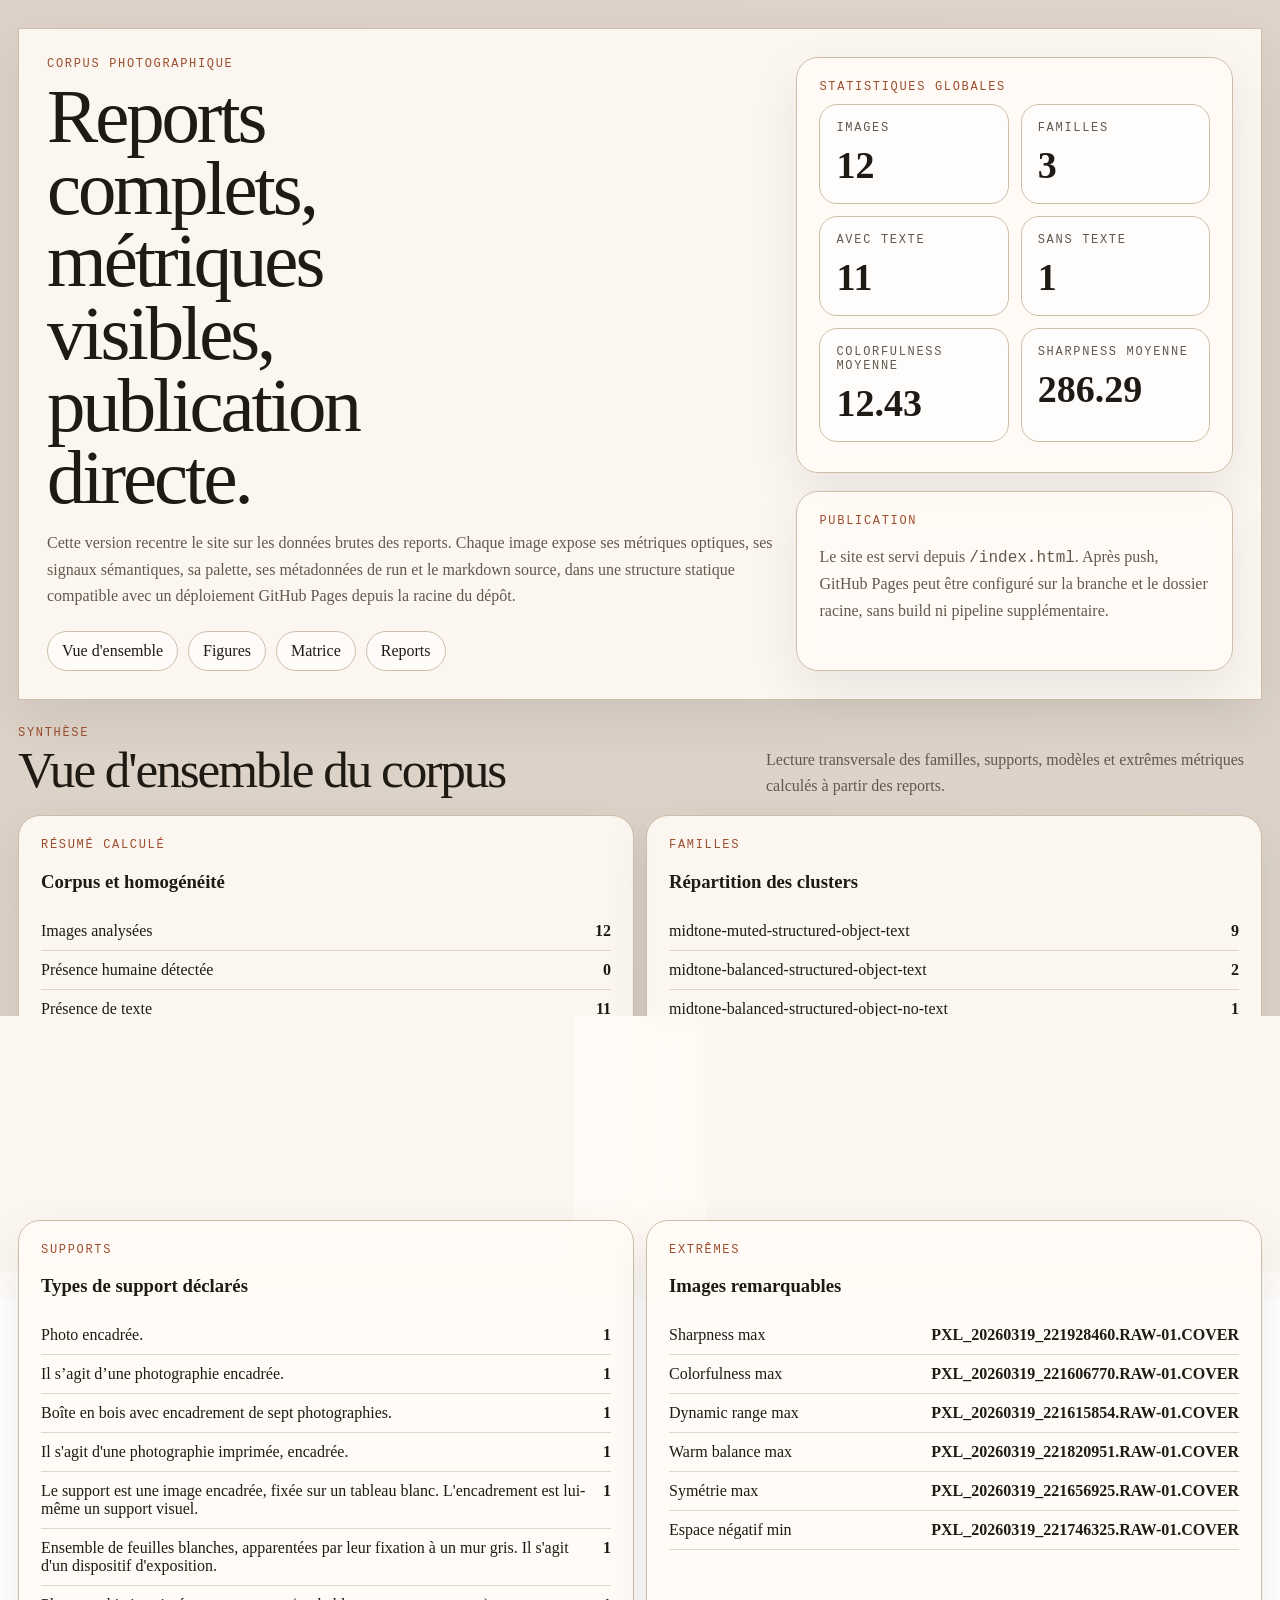
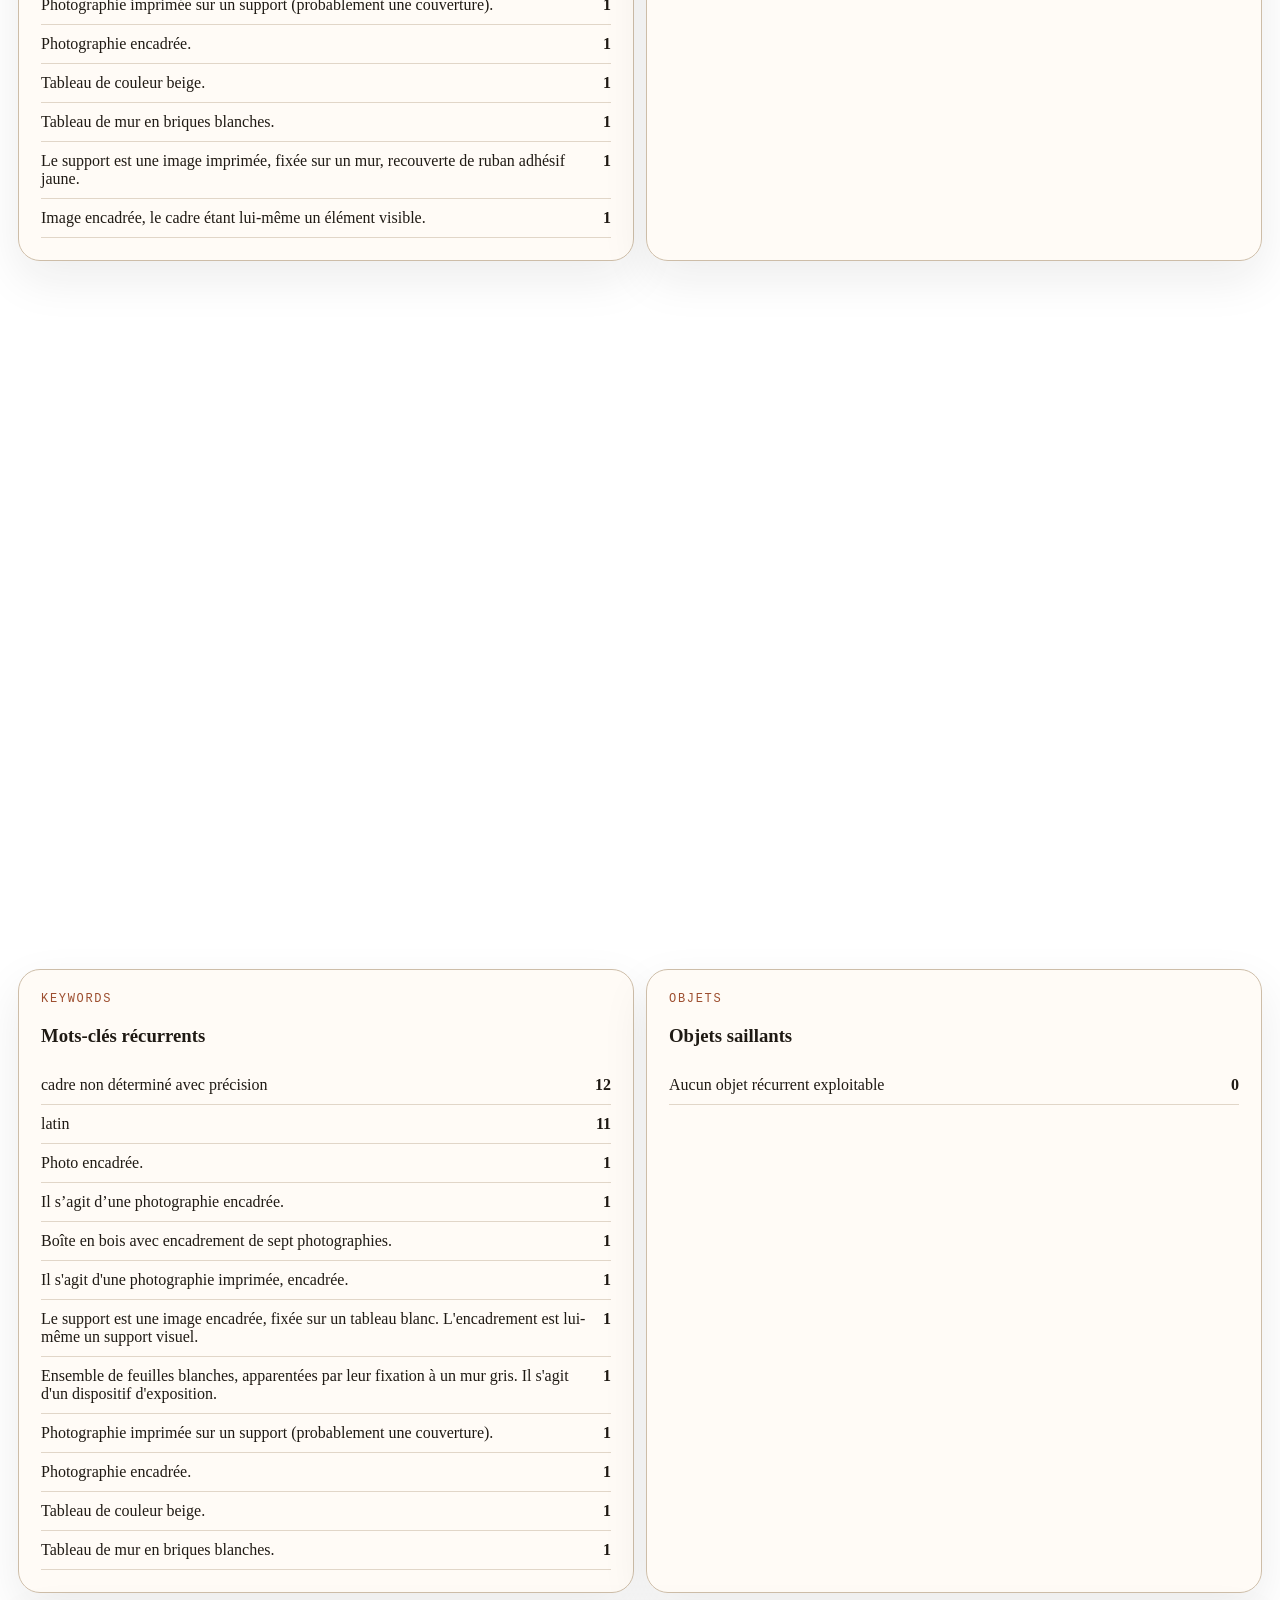
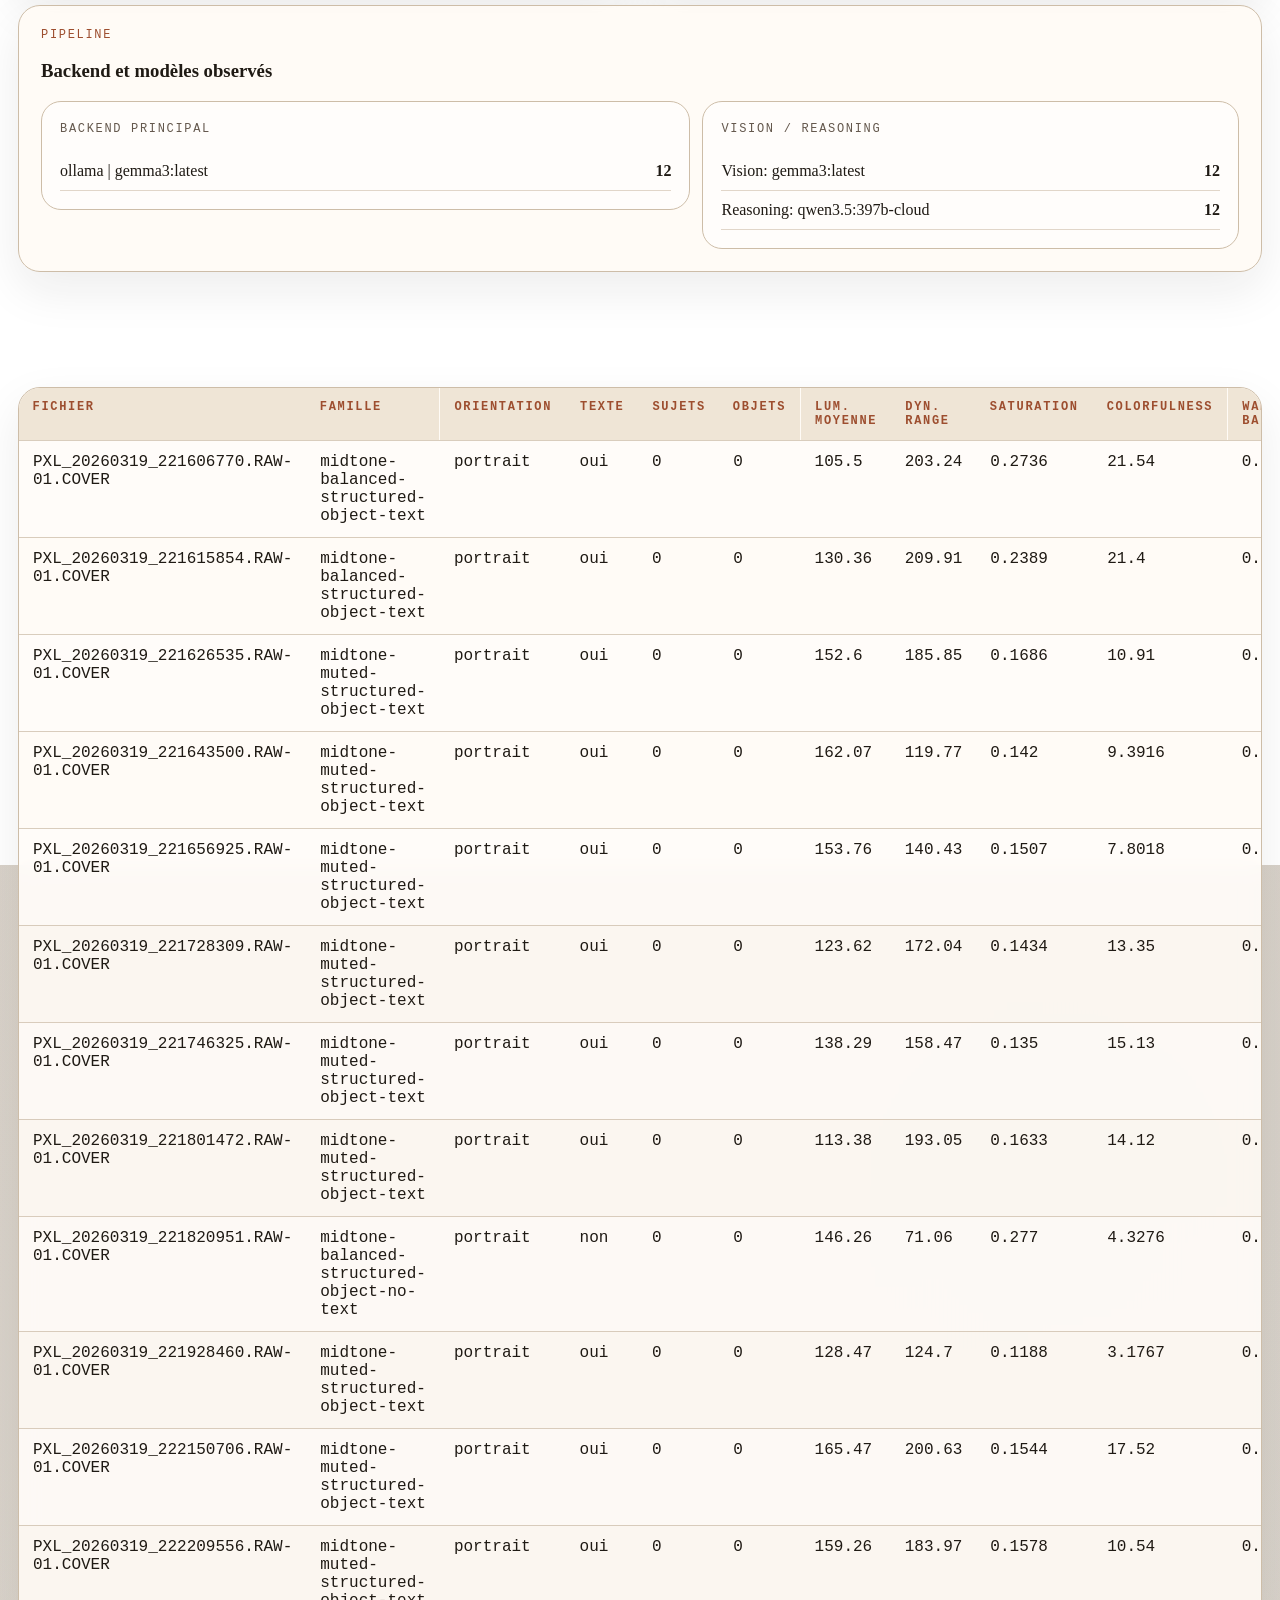
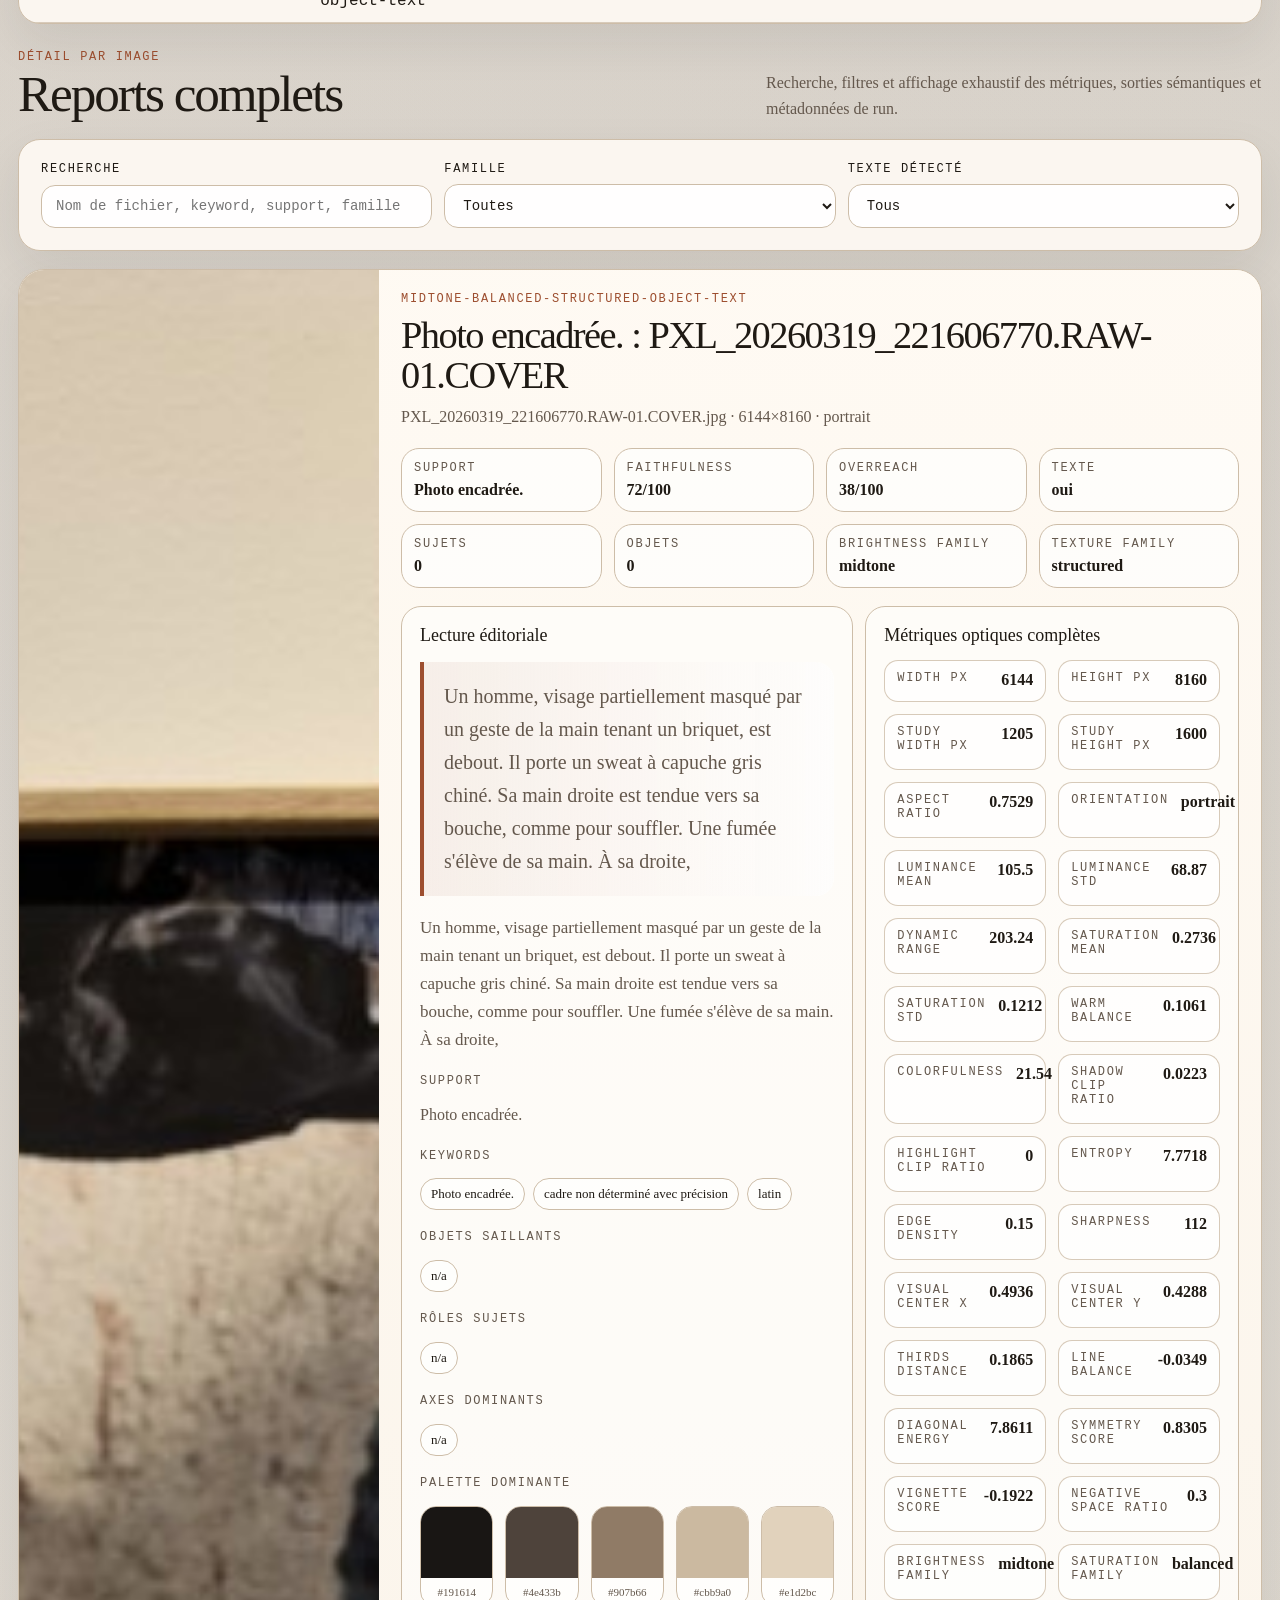
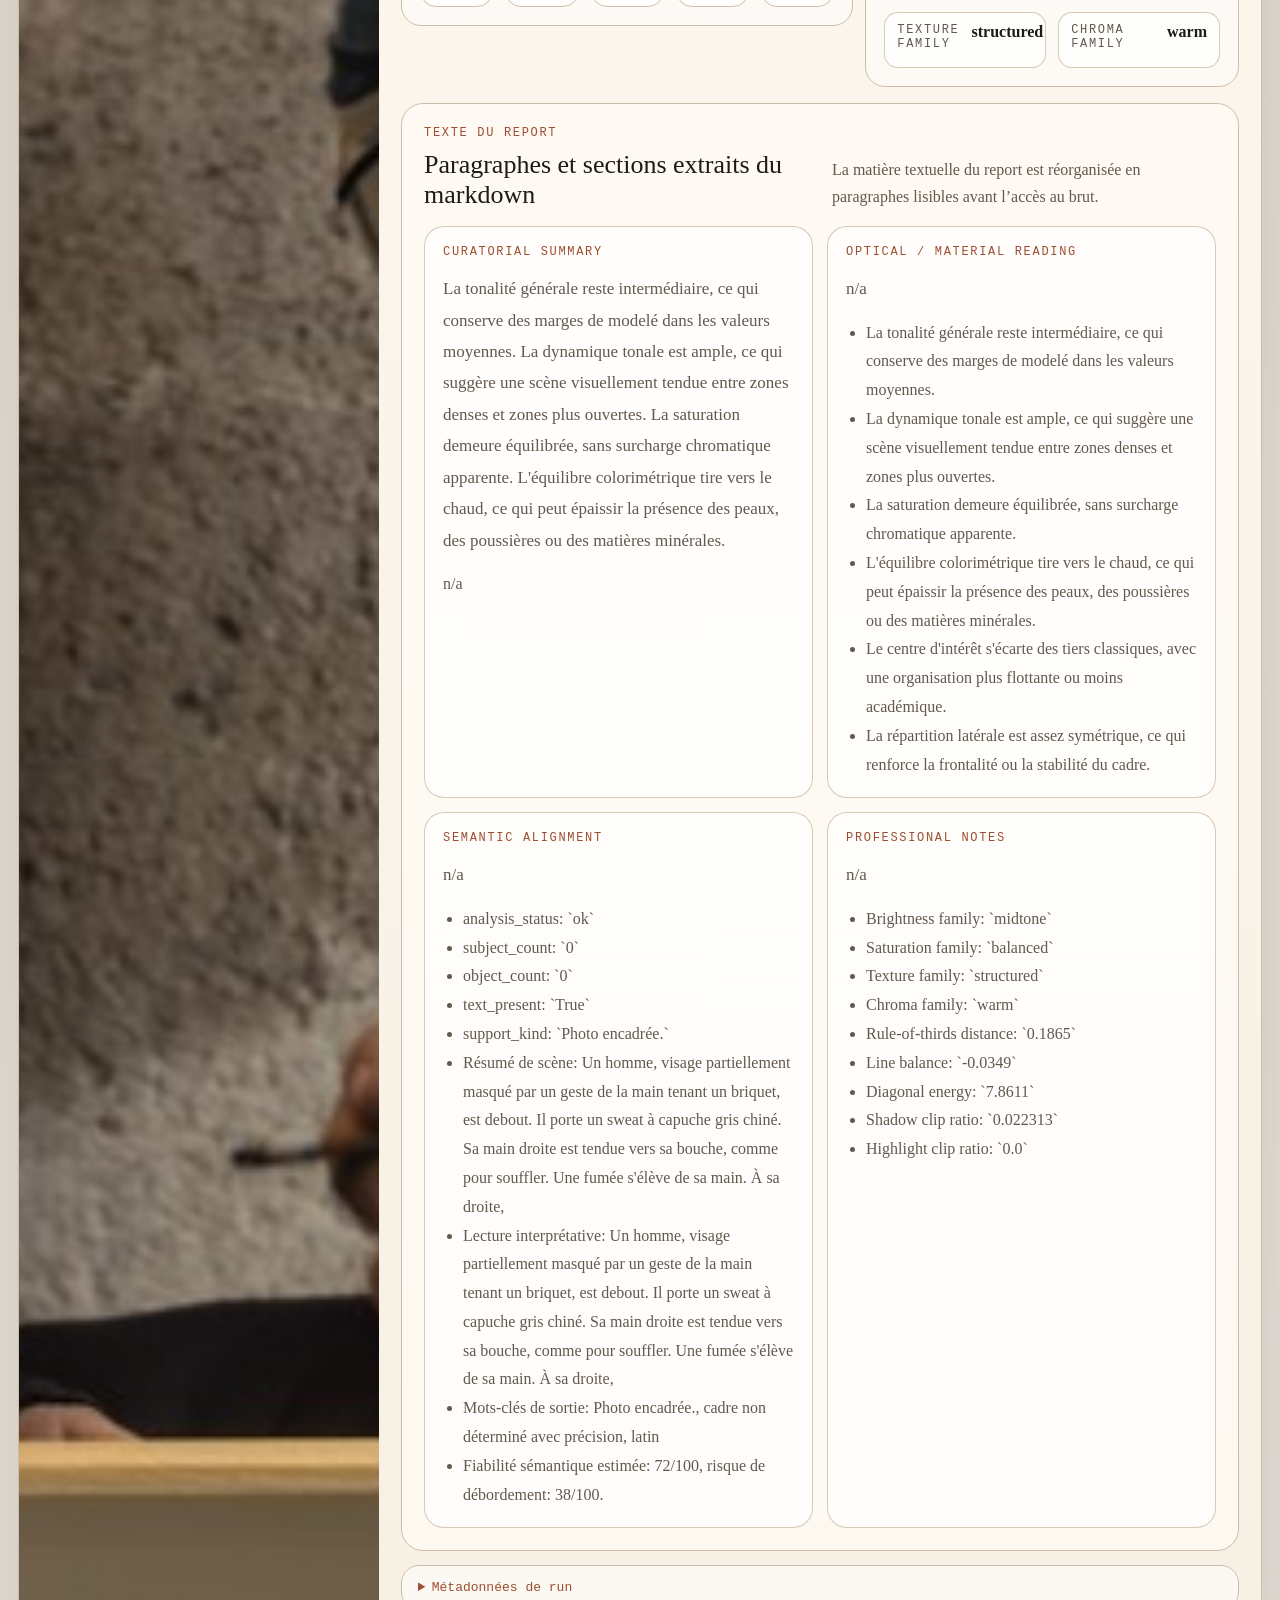
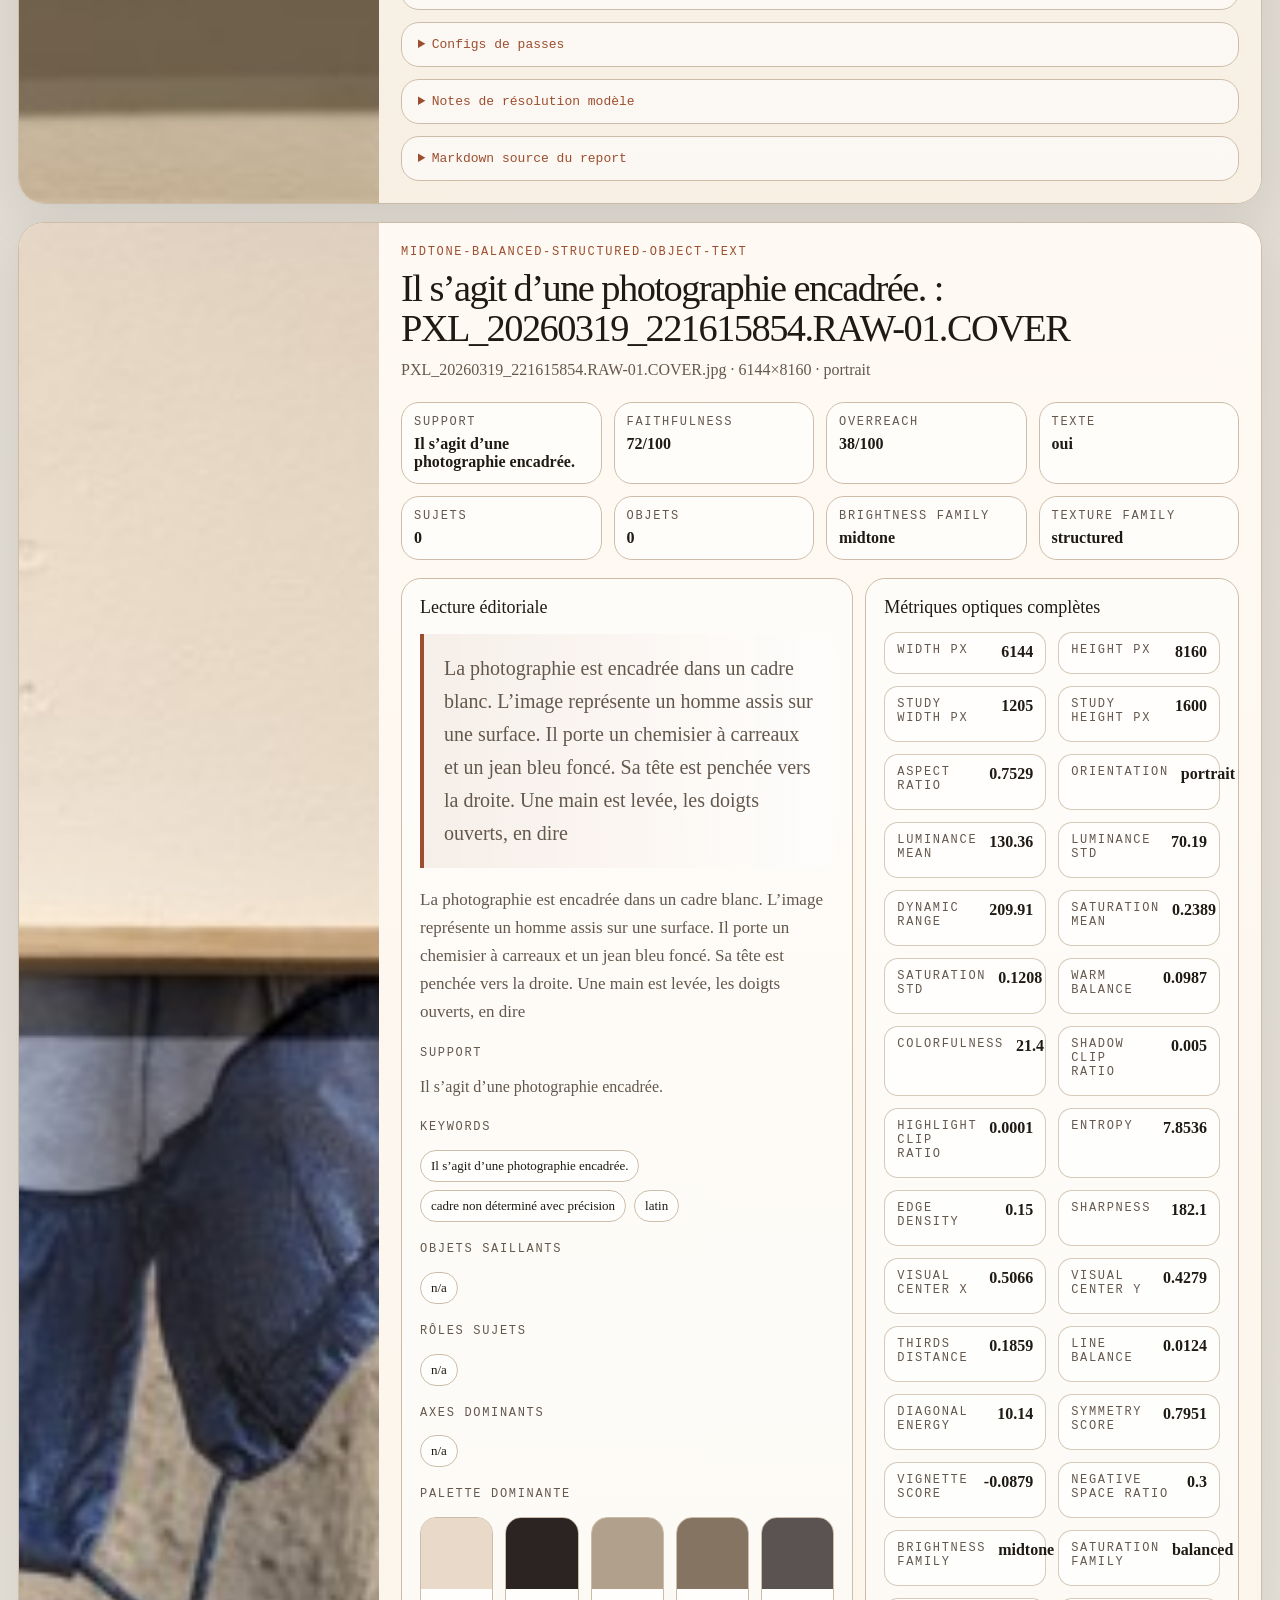
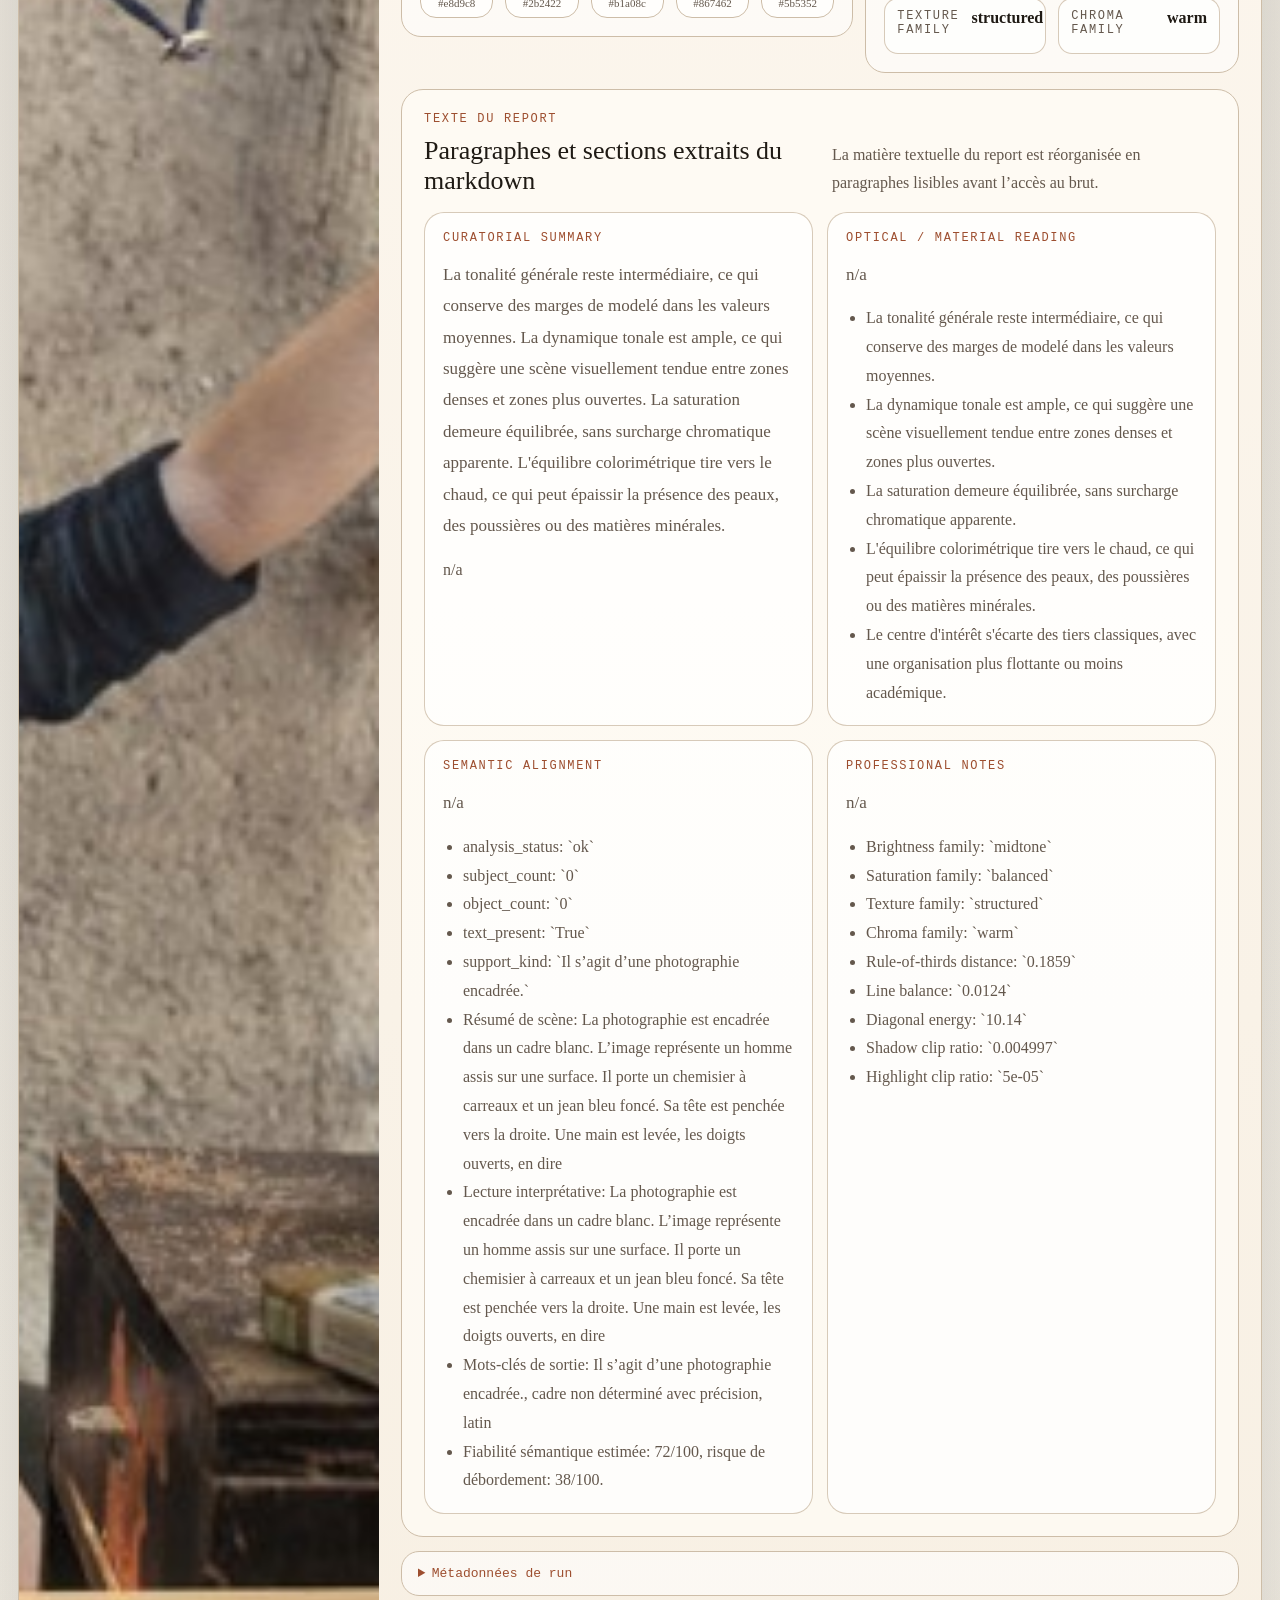
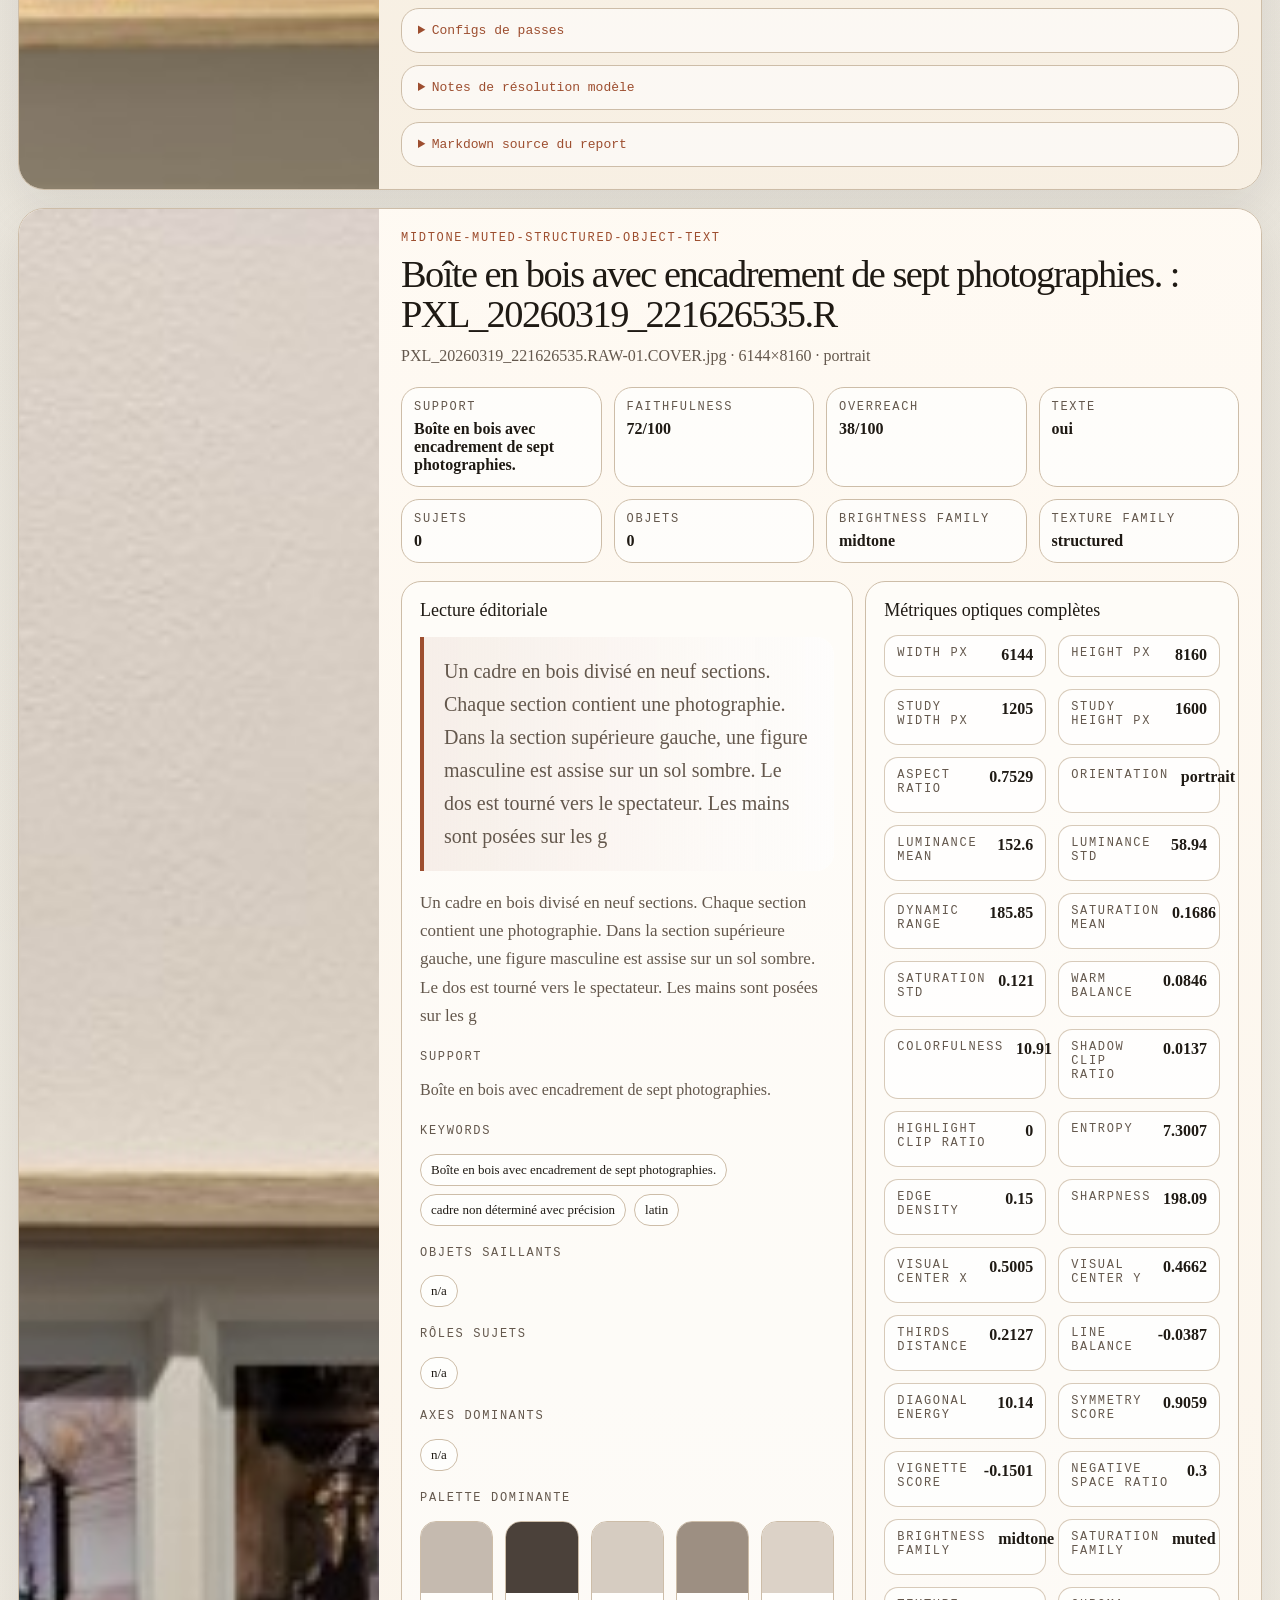
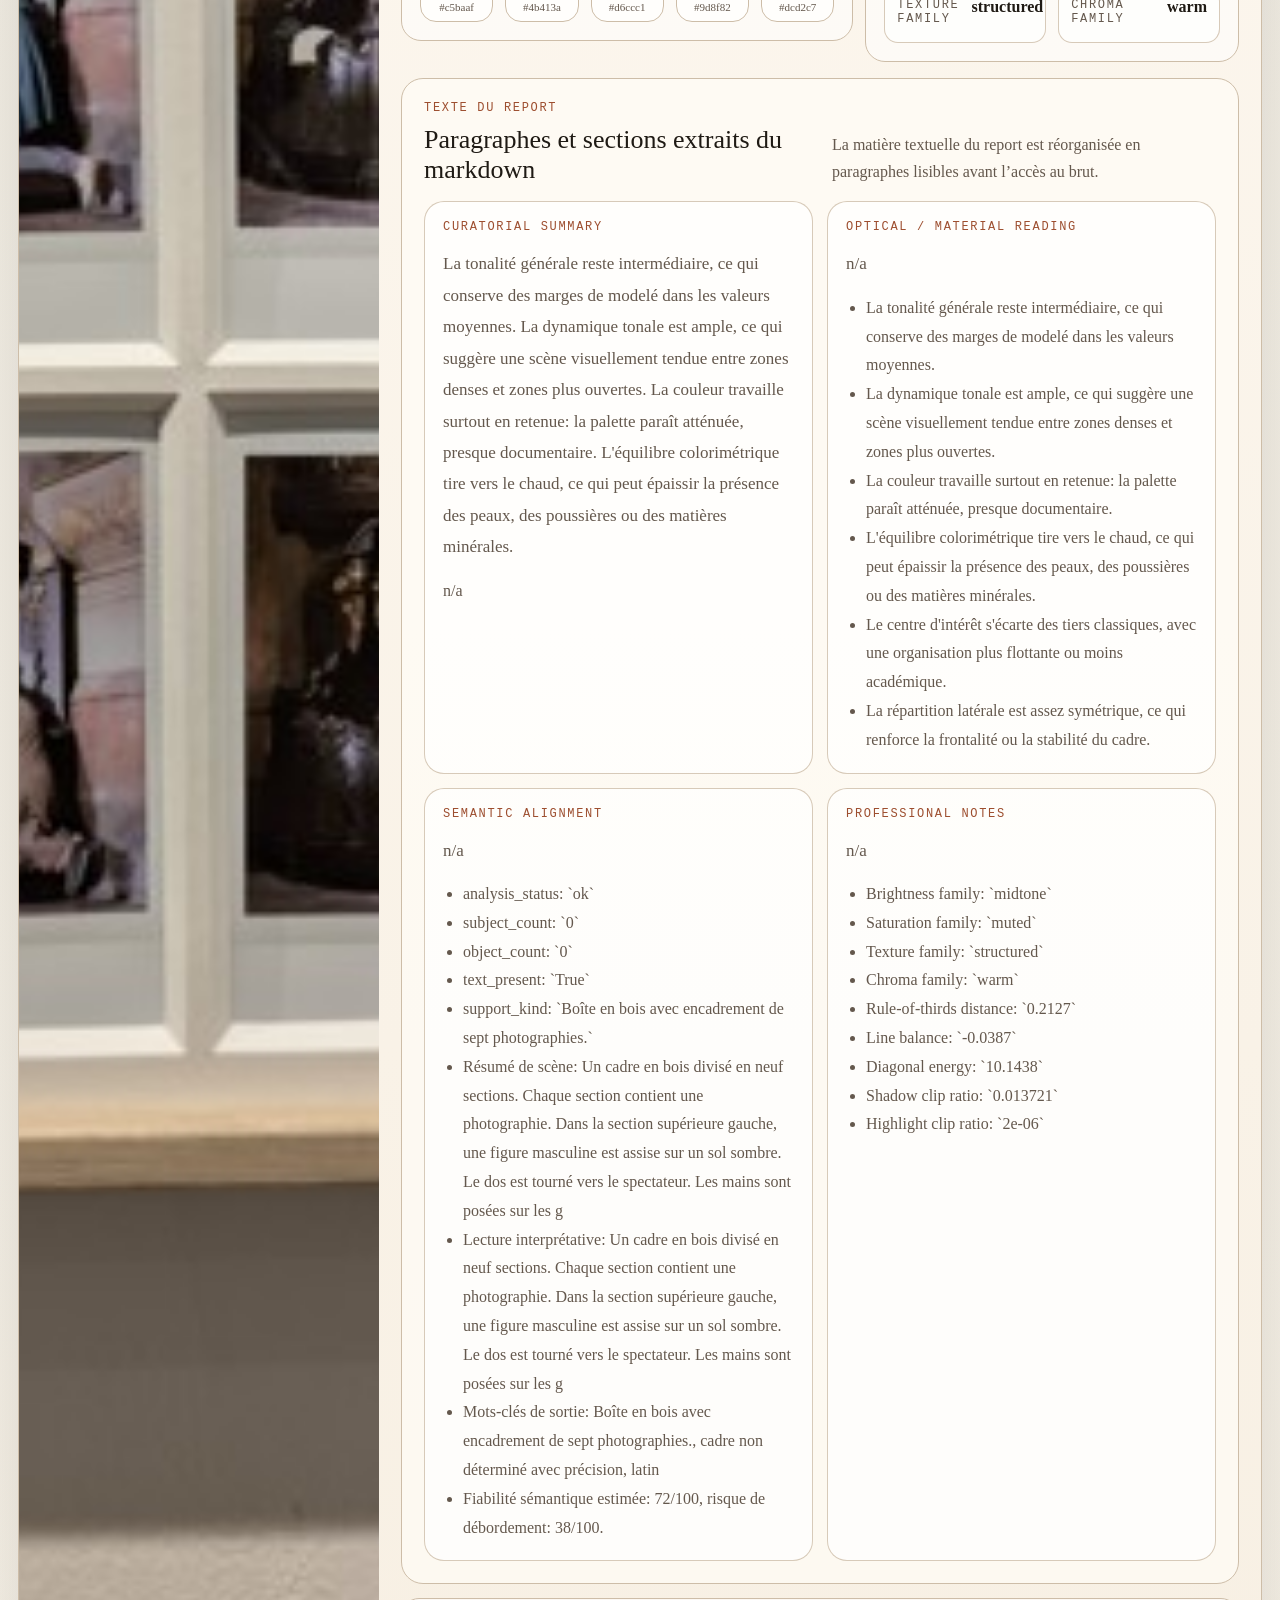
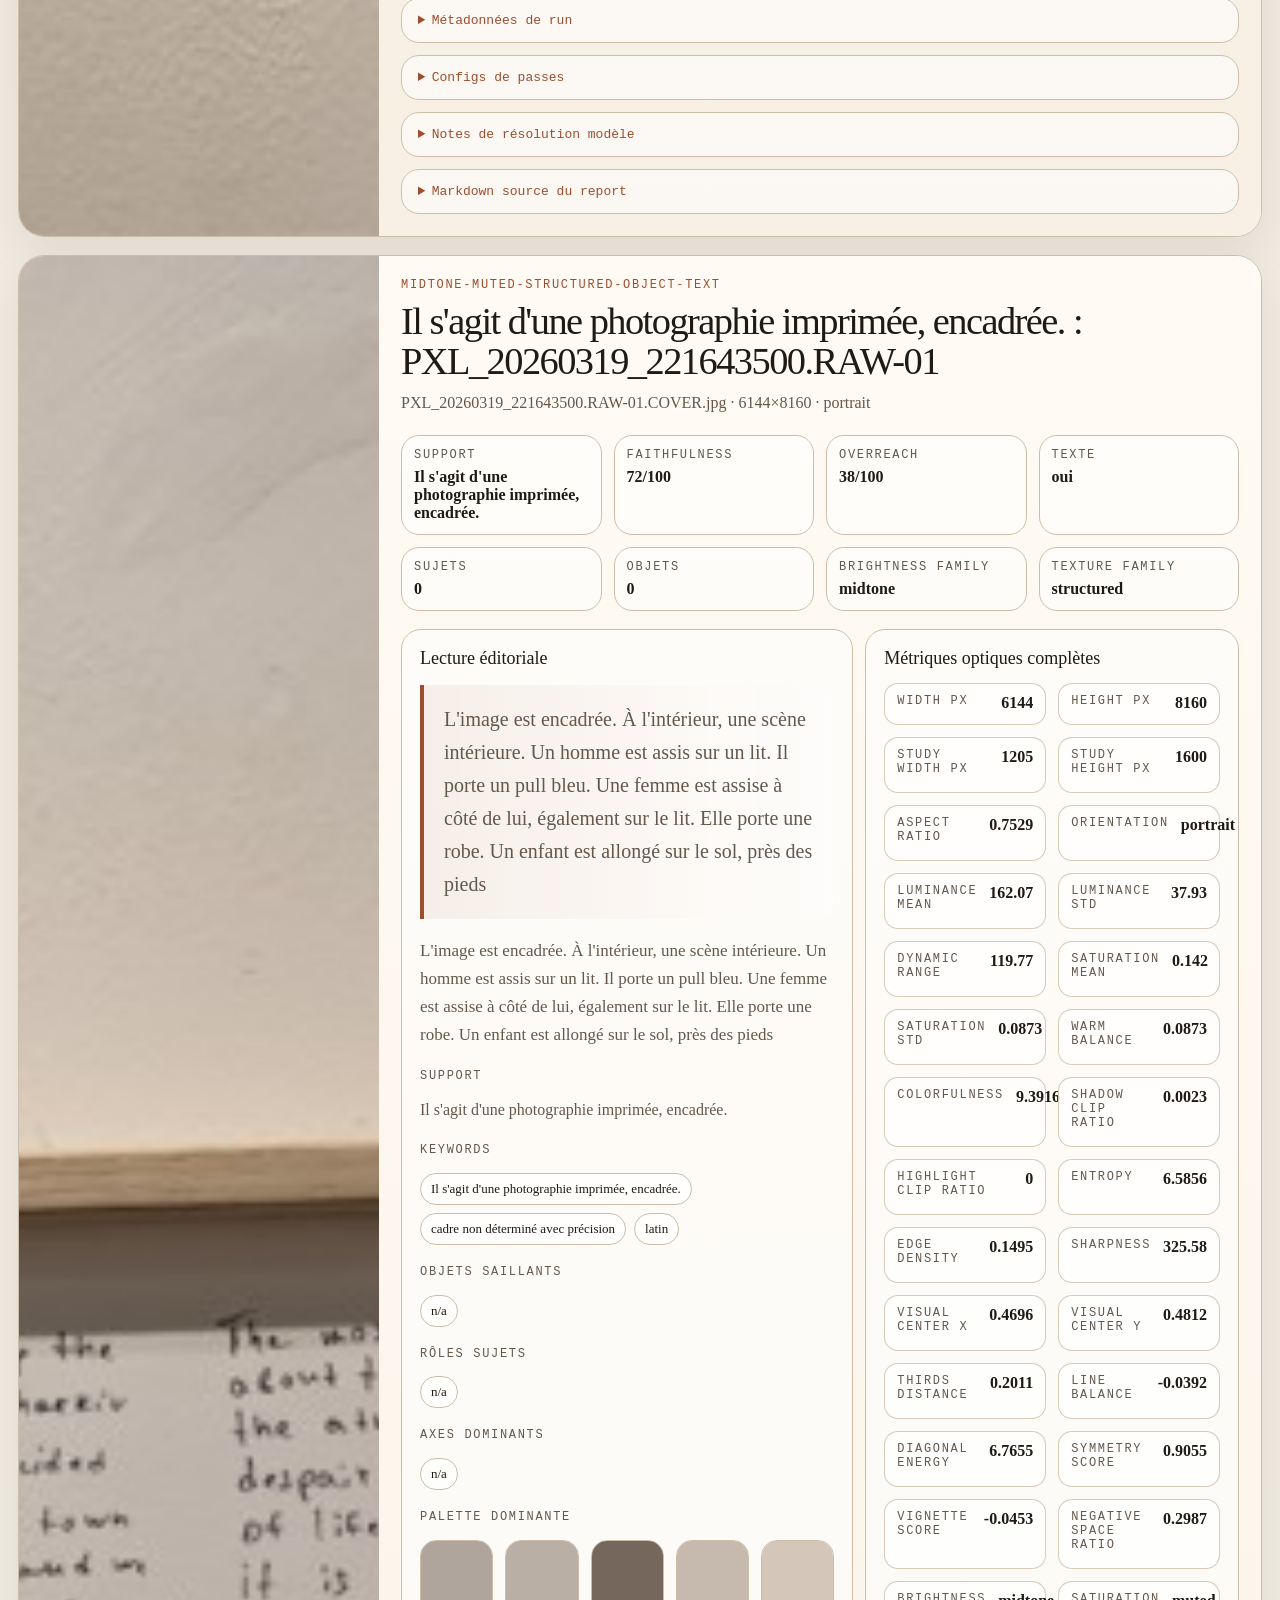
<file: index.html>
<!doctype html>
<html lang="fr">
<head>
  <meta charset="utf-8">
  <meta name="viewport" content="width=device-width, initial-scale=1">
  <title>Photo Corpus Study</title>
  <meta name="description" content="Exploration complète d'un corpus photographique avec rendu statique publiable sur GitHub Pages.">
  <link rel="stylesheet" href="assets/style.css">
</head>
<body>
  <div class="page-shell">
    <header class="hero">
      <div class="hero-copy">
        <p class="eyebrow">Corpus photographique</p>
        <h1>Reports complets, métriques visibles, publication directe.</h1>
        <p class="hero-text">
          Cette version recentre le site sur les données brutes des reports. Chaque image expose ses métriques optiques,
          ses signaux sémantiques, sa palette, ses métadonnées de run et le markdown source, dans une structure statique
          compatible avec un déploiement GitHub Pages depuis la racine du dépôt.
        </p>
        <nav class="hero-nav">
          <a href="#overview">Vue d'ensemble</a>
          <a href="#figures">Figures</a>
          <a href="#matrix">Matrice</a>
          <a href="#reports">Reports</a>
        </nav>
      </div>
      <div class="hero-side">
        <section class="panel">
          <p class="eyebrow">Statistiques globales</p>
          <div class="stats-grid" id="hero-stats"></div>
        </section>
        <section class="panel">
          <p class="eyebrow">Publication</p>
          <p class="note">
            Le site est servi depuis <code>/index.html</code>. Après push, GitHub Pages peut être configuré sur la branche et le dossier racine,
            sans build ni pipeline supplémentaire.
          </p>
        </section>
      </div>
    </header>

    <main>
      <section class="section" id="overview">
        <div class="section-head">
          <div>
            <p class="eyebrow">Synthèse</p>
            <h2>Vue d'ensemble du corpus</h2>
          </div>
          <p class="section-intro">Lecture transversale des familles, supports, modèles et extrêmes métriques calculés à partir des reports.</p>
        </div>
        <div class="overview-grid">
          <section class="panel" id="summary-panel"></section>
          <section class="panel" id="family-panel"></section>
          <section class="panel" id="support-panel"></section>
          <section class="panel" id="extremes-panel"></section>
        </div>
      </section>

      <section class="section" id="figures">
        <div class="section-head">
          <div>
            <p class="eyebrow">Diagnostics</p>
            <h2>Figures exportées</h2>
          </div>
          <p class="section-intro">Les figures générées sont conservées telles quelles et intégrées dans le parcours principal.</p>
        </div>
        <div class="figure-grid" id="figure-grid"></div>
      </section>

      <section class="section" id="trends">
        <div class="section-head">
          <div>
            <p class="eyebrow">Sémantique</p>
            <h2>Tendances et récurrences</h2>
          </div>
          <p class="section-intro">Lecture des mots-clés, supports et objets saillants récurrents remontés par les analyses.</p>
        </div>
        <div class="overview-grid">
          <section class="panel" id="keyword-panel"></section>
          <section class="panel" id="object-panel"></section>
          <section class="panel span-2" id="model-panel"></section>
        </div>
      </section>

      <section class="section" id="matrix">
        <div class="section-head">
          <div>
            <p class="eyebrow">Comparaison</p>
            <h2>Matrice corpus</h2>
          </div>
          <p class="section-intro">Tableau dense pour comparer rapidement toutes les images sur les champs les plus utiles du pipeline.</p>
        </div>
        <section class="panel table-panel">
          <div class="table-wrap">
            <table id="matrix-table"></table>
          </div>
        </section>
      </section>

      <section class="section" id="reports">
        <div class="section-head">
          <div>
            <p class="eyebrow">Détail par image</p>
            <h2>Reports complets</h2>
          </div>
          <p class="section-intro">Recherche, filtres et affichage exhaustif des métriques, sorties sémantiques et métadonnées de run.</p>
        </div>
        <section class="panel controls-panel">
          <label class="control">
            <span>Recherche</span>
            <input id="search-input" type="search" placeholder="Nom de fichier, keyword, support, famille">
          </label>
          <label class="control">
            <span>Famille</span>
            <select id="family-filter">
              <option value="all">Toutes</option>
            </select>
          </label>
          <label class="control">
            <span>Texte détecté</span>
            <select id="text-filter">
              <option value="all">Tous</option>
              <option value="true">Avec texte</option>
              <option value="false">Sans texte</option>
            </select>
          </label>
        </section>
        <div class="report-list" id="report-list"></div>
      </section>
    </main>
  </div>

  <template id="stat-card-template">
    <article class="stat-card">
      <span class="stat-label"></span>
      <strong class="stat-value"></strong>
    </article>
  </template>

  <script src="assets/data.js"></script>
  <script src="assets/app.js"></script>
</body>
</html>
</file>
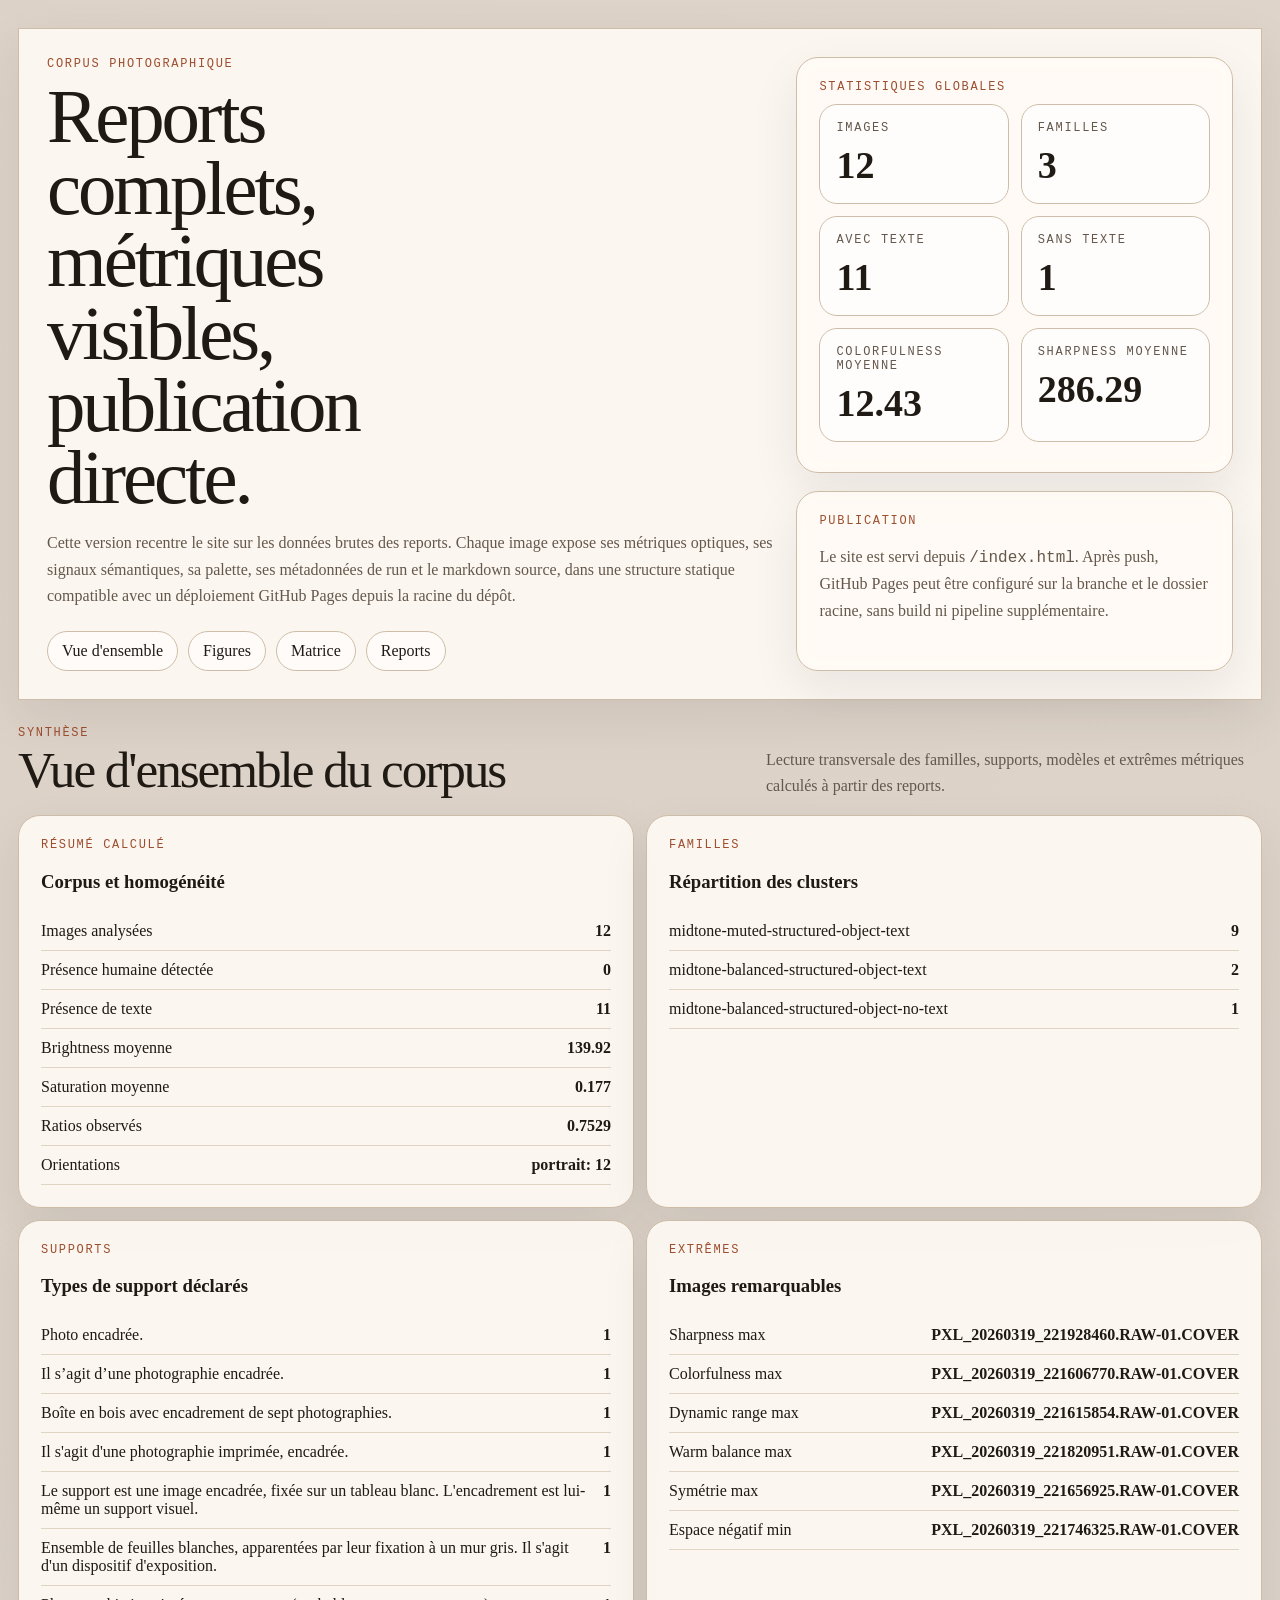
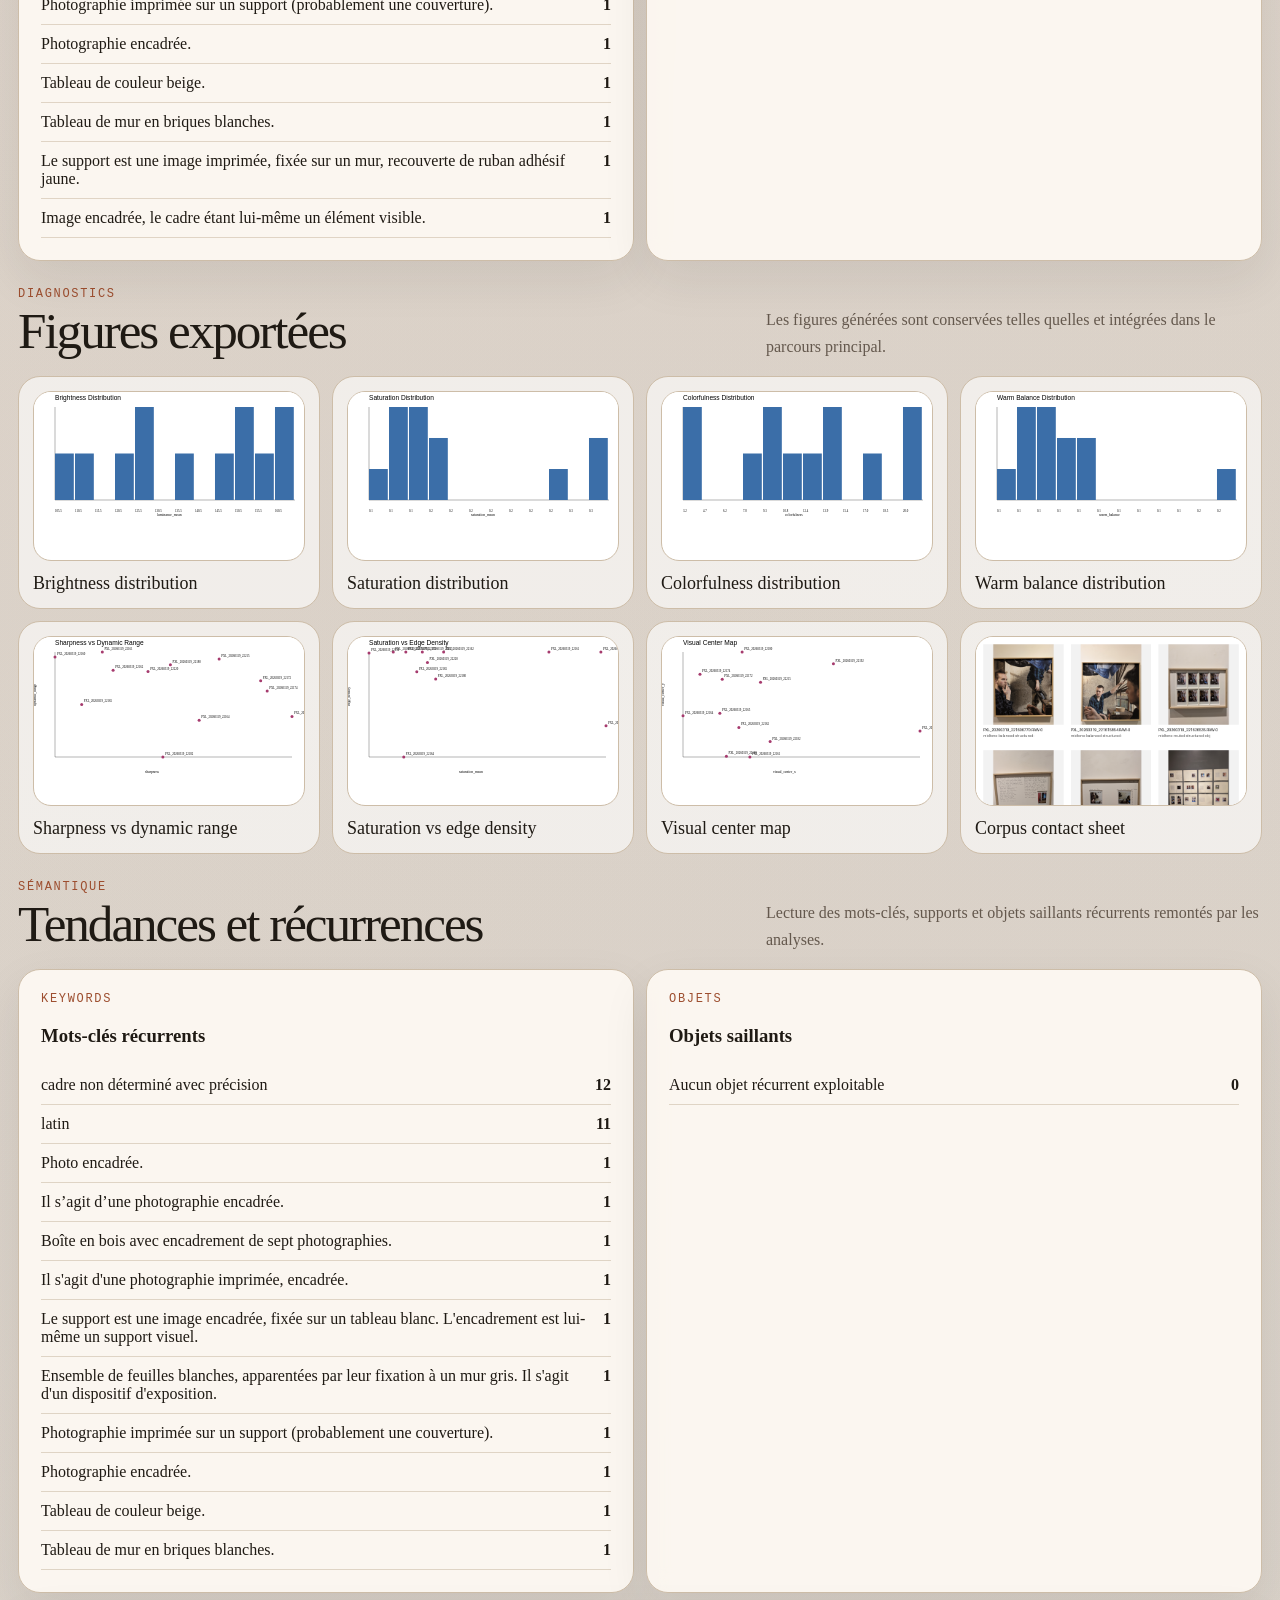
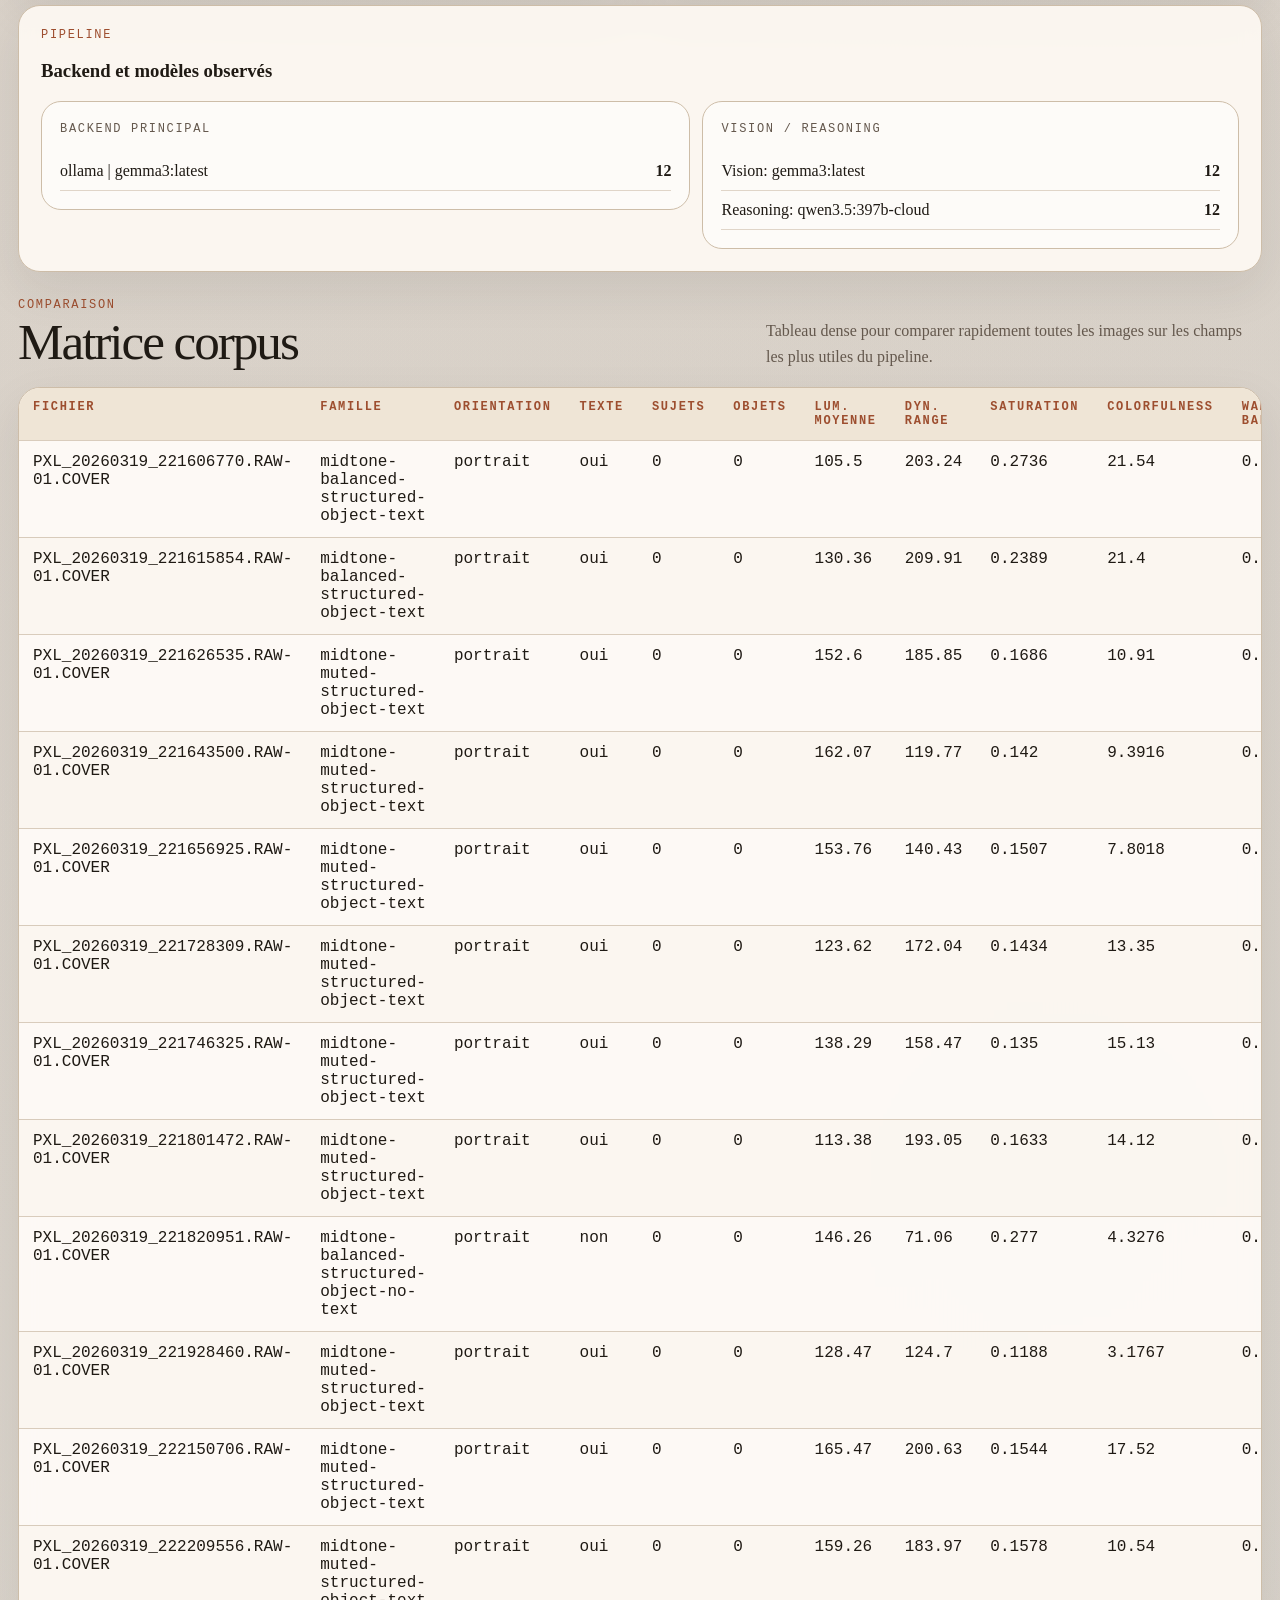
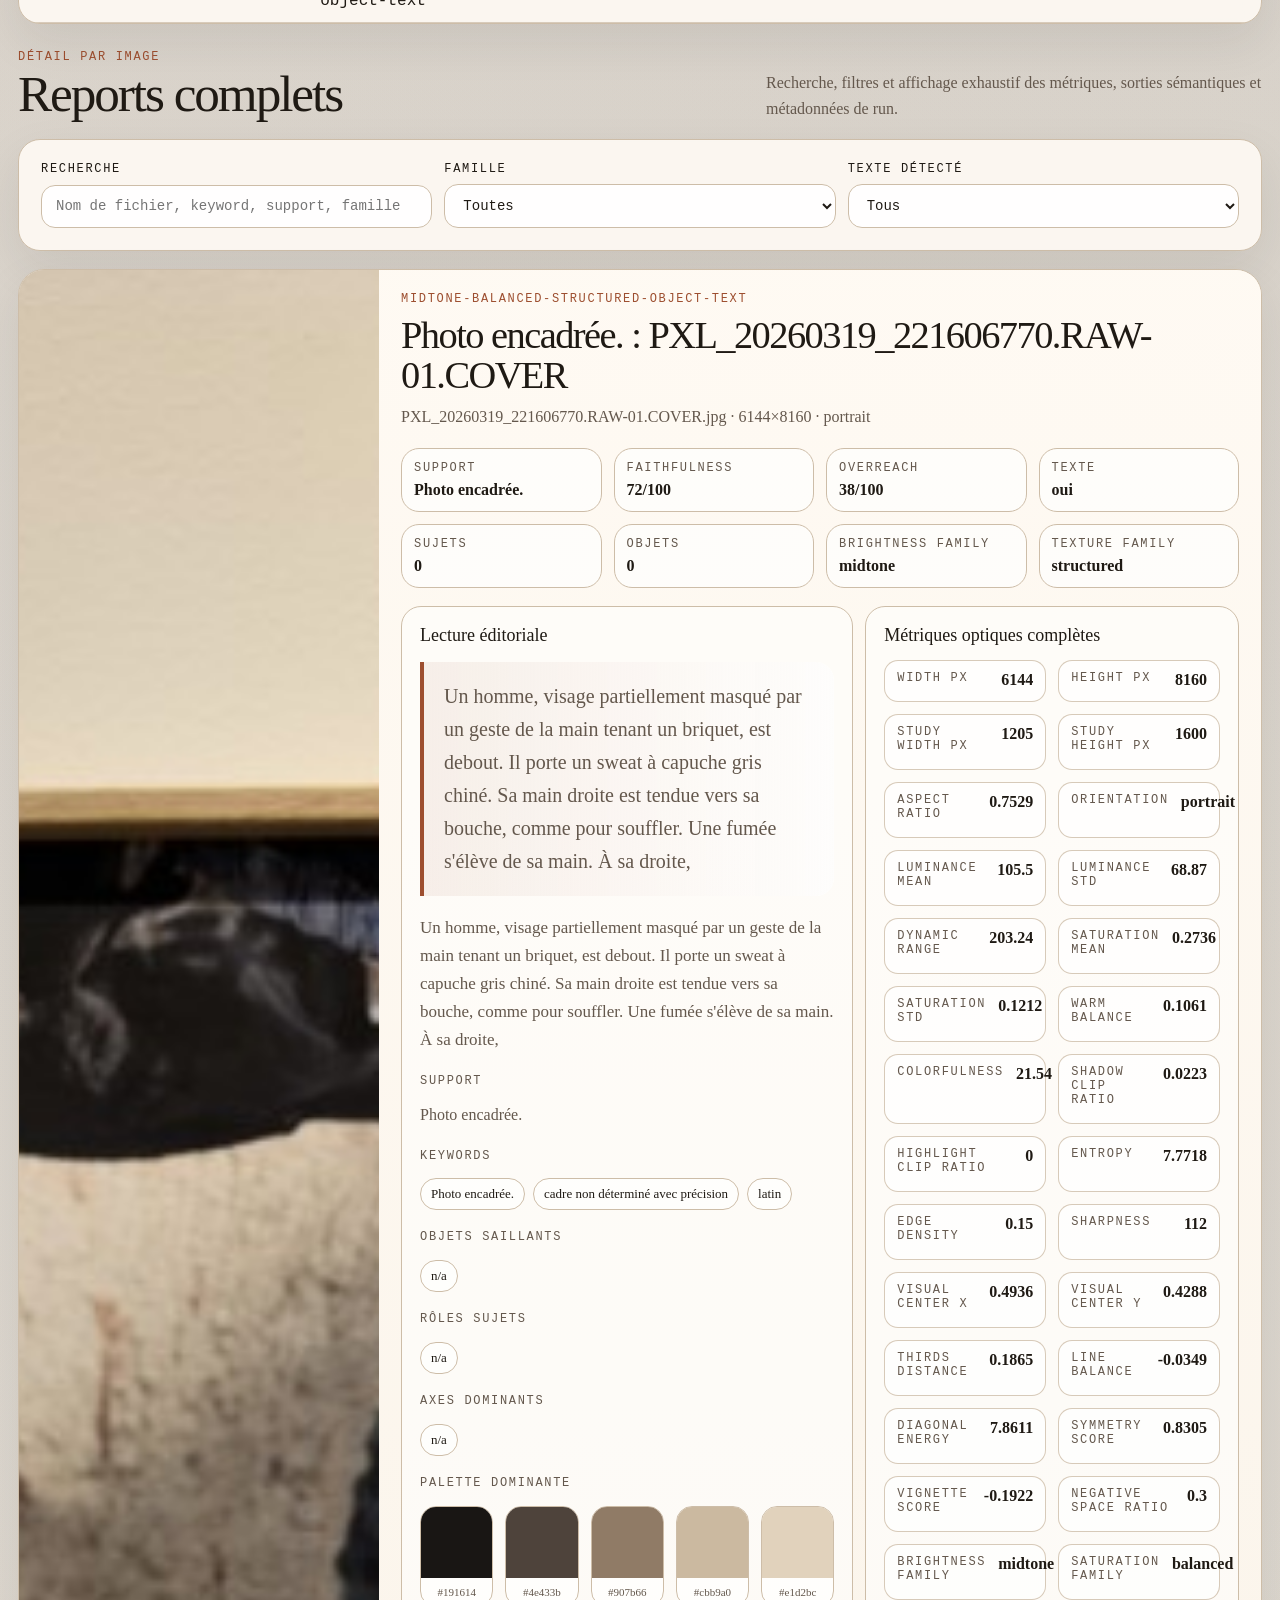
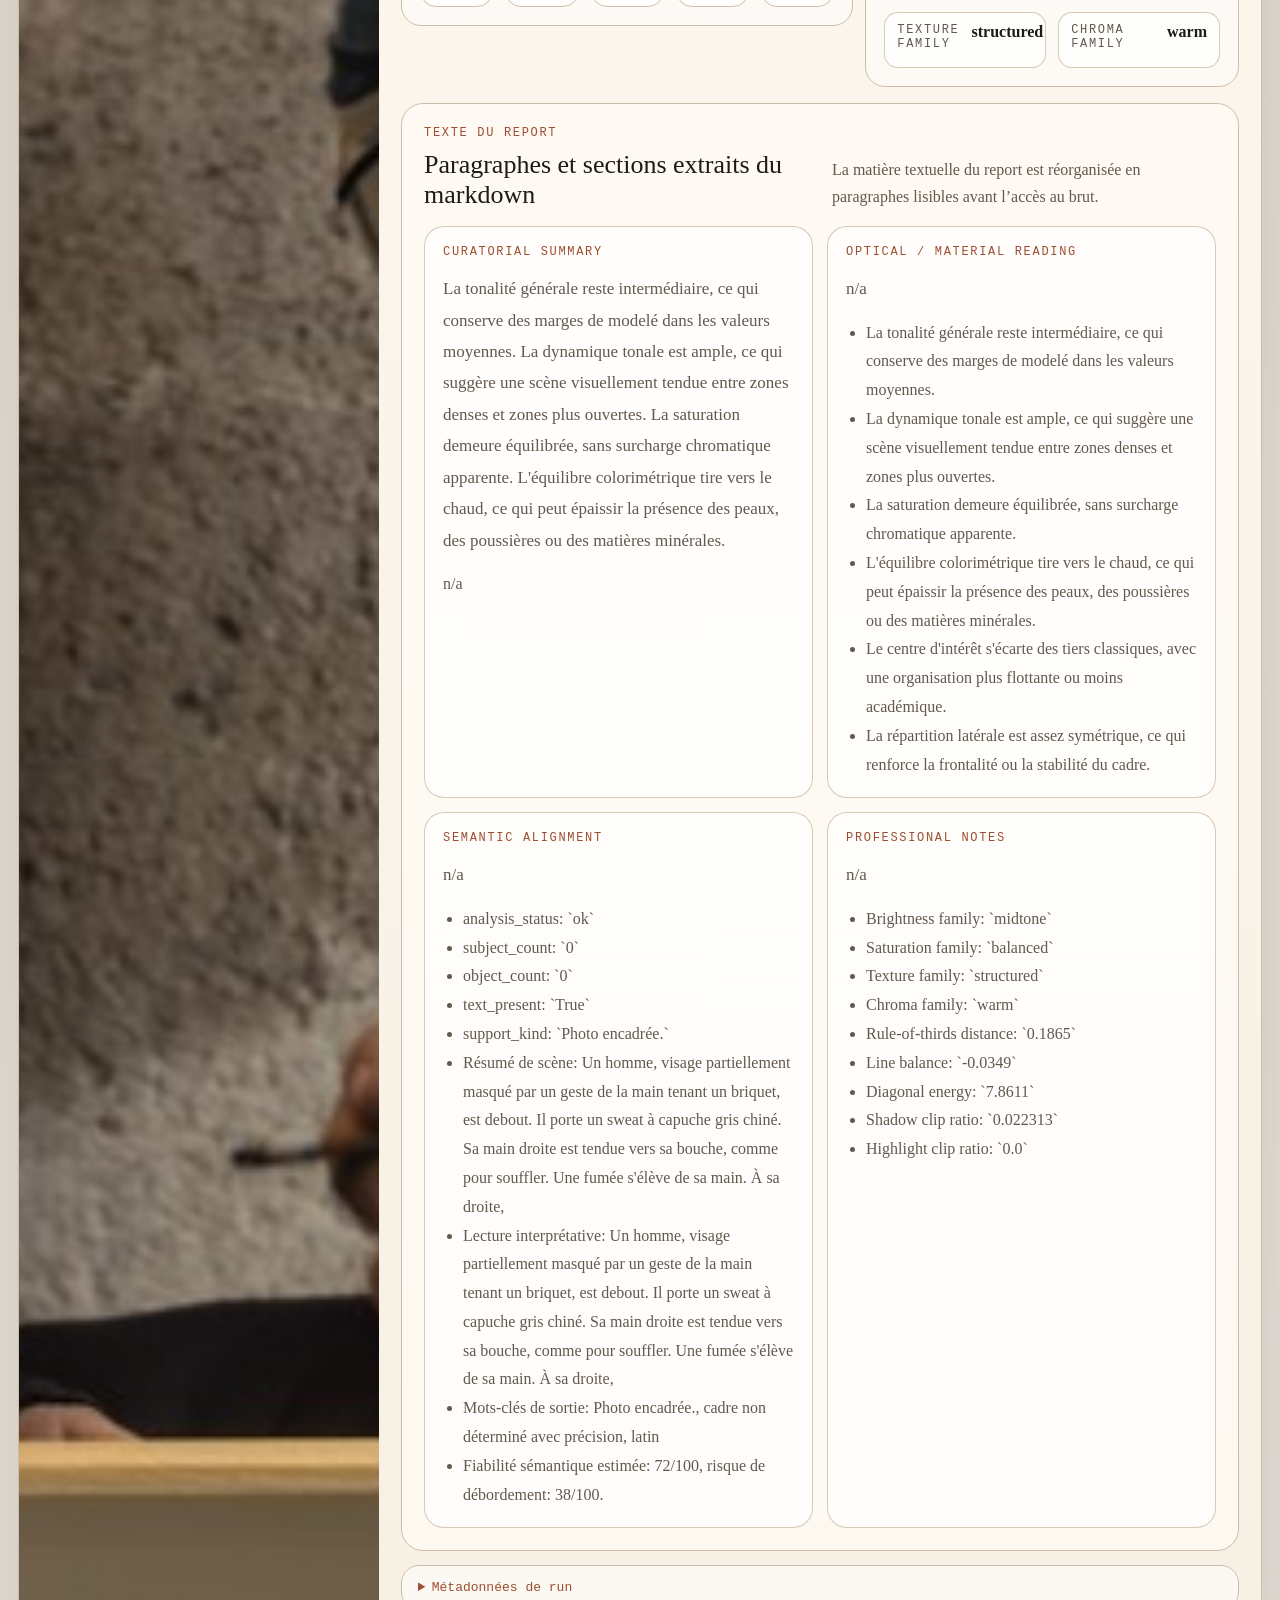
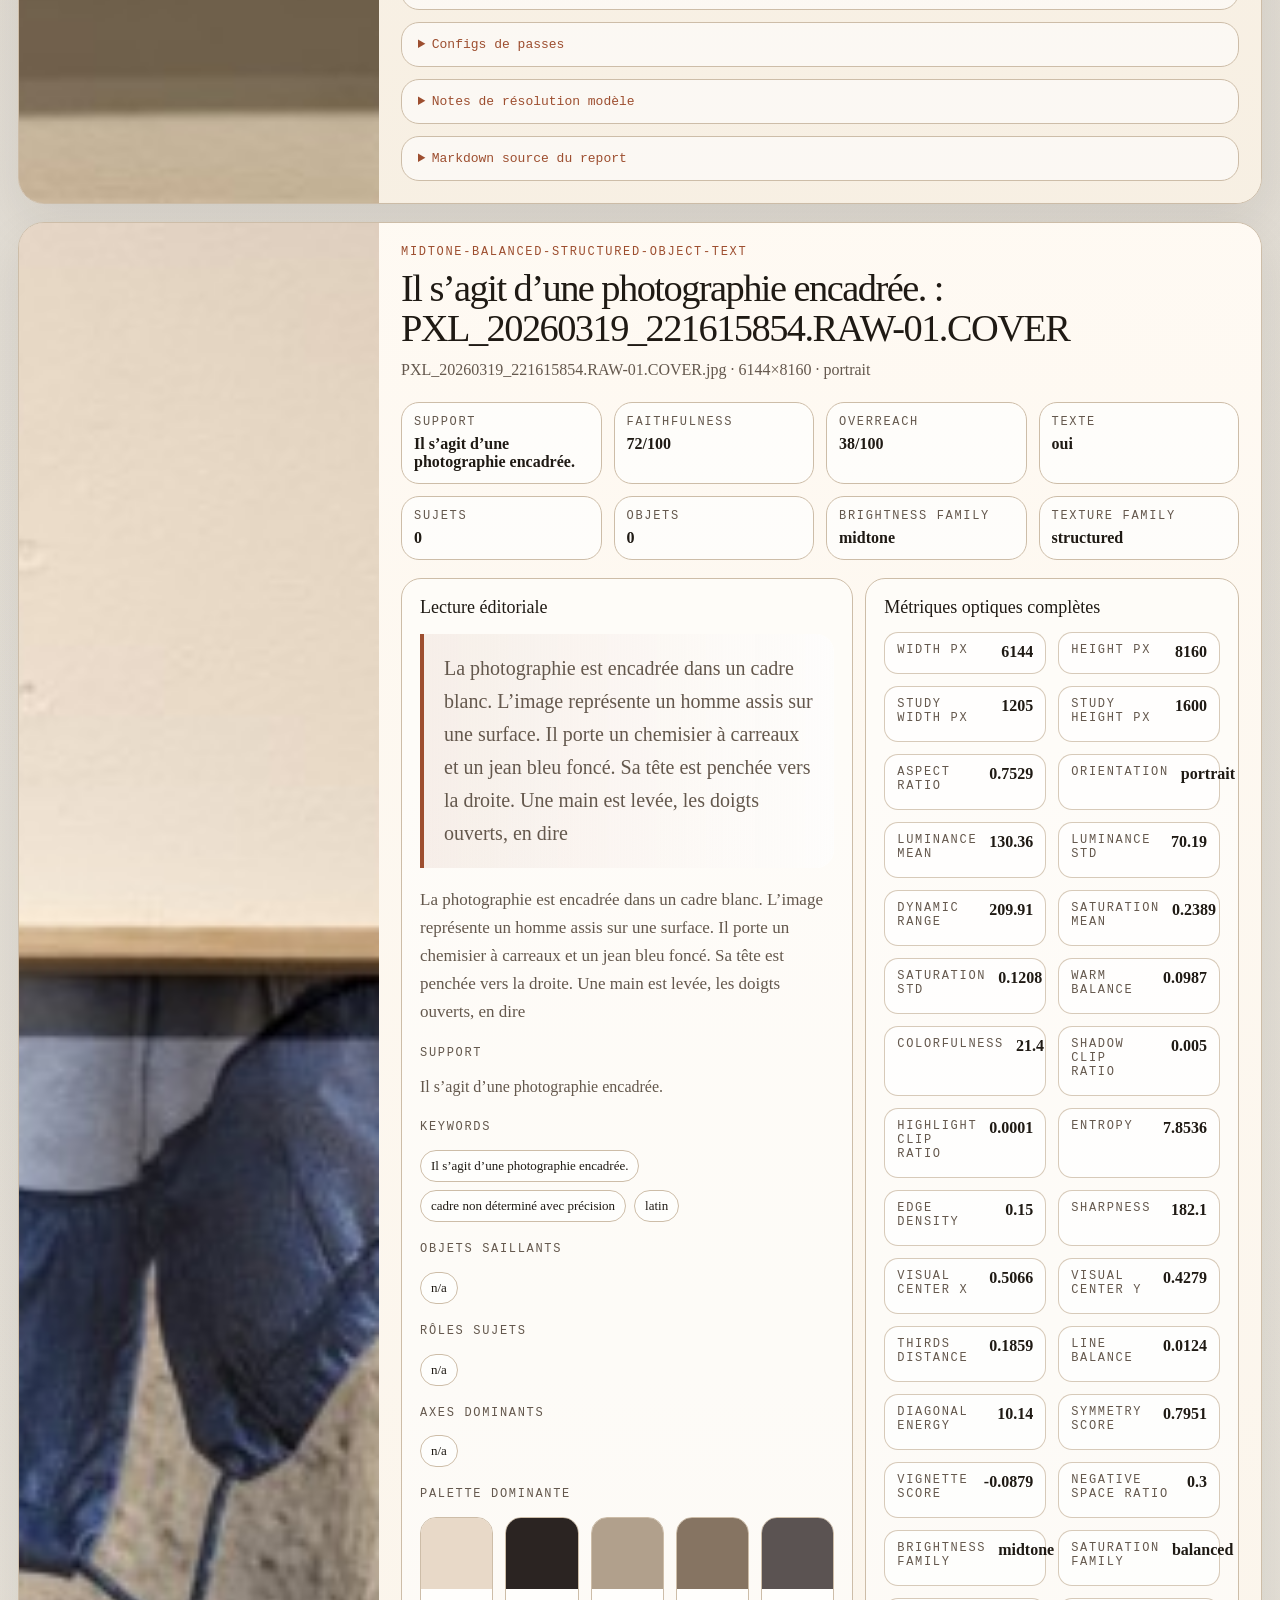
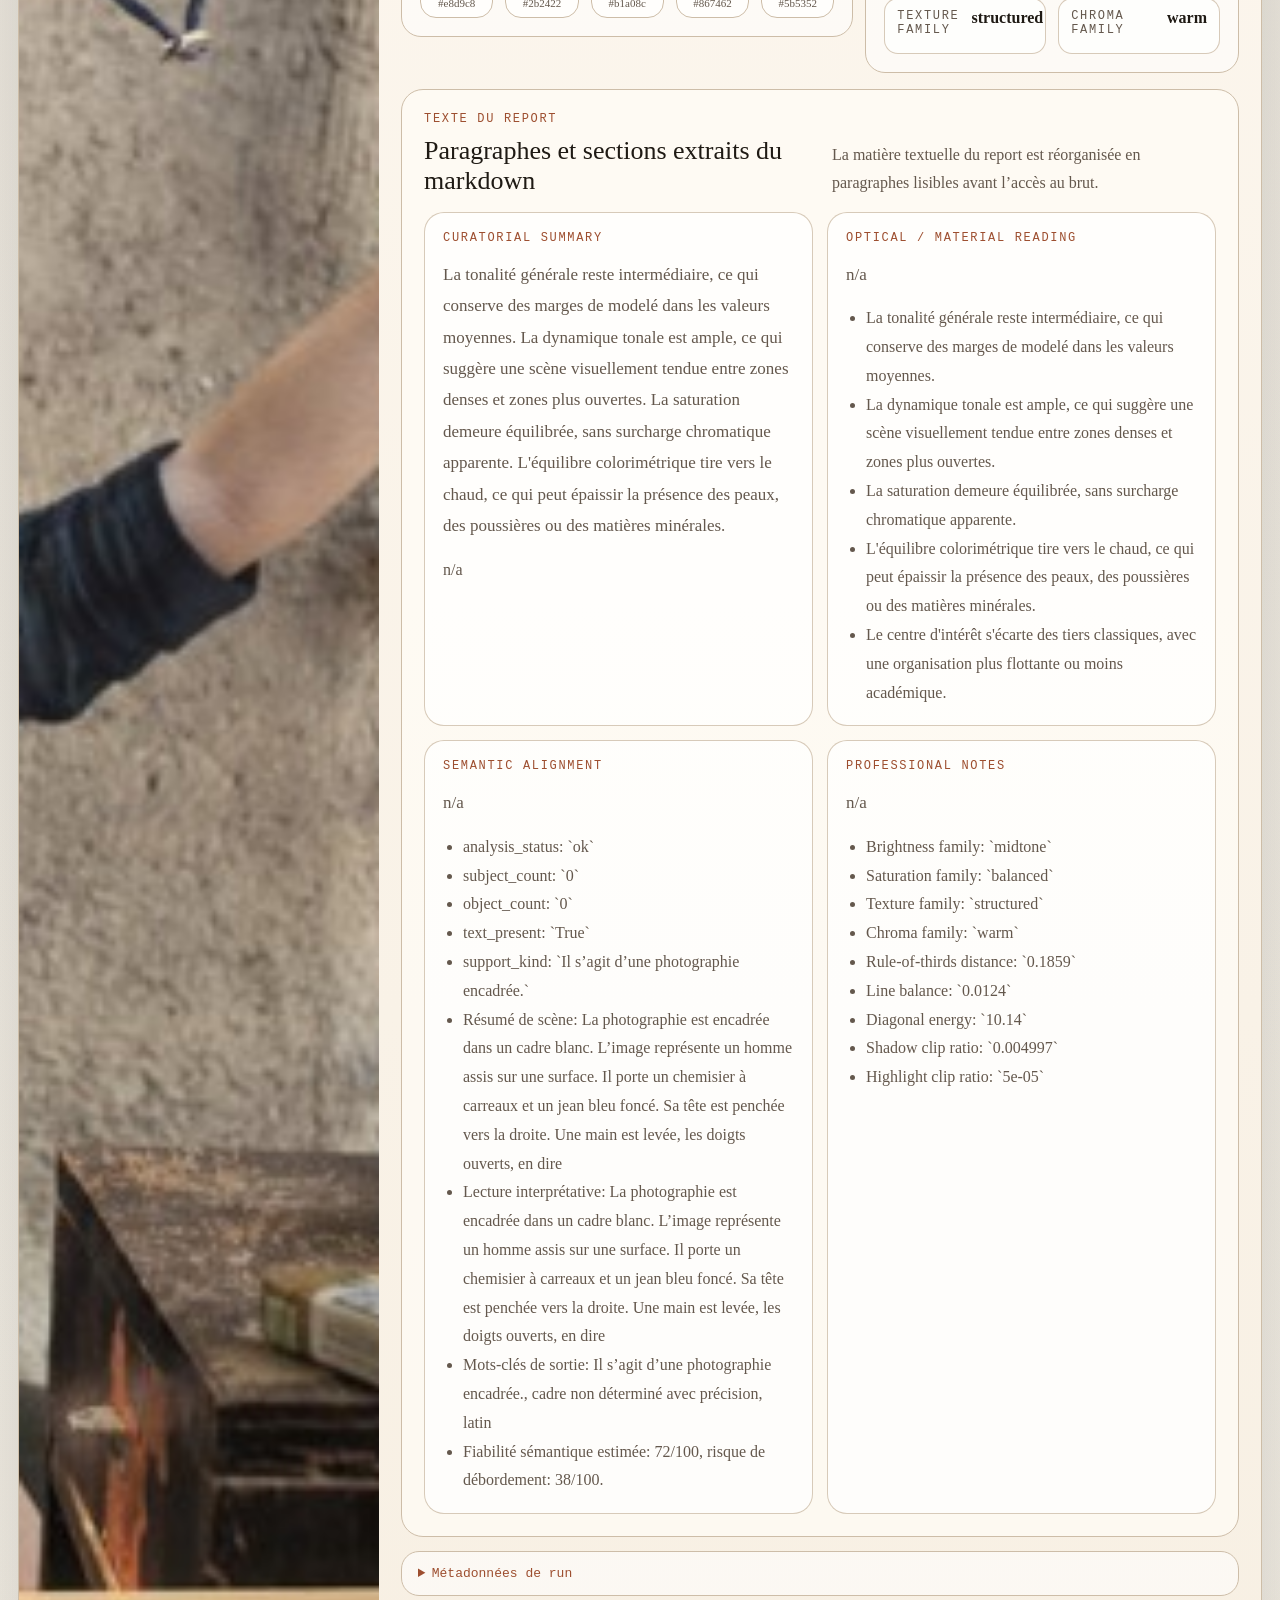
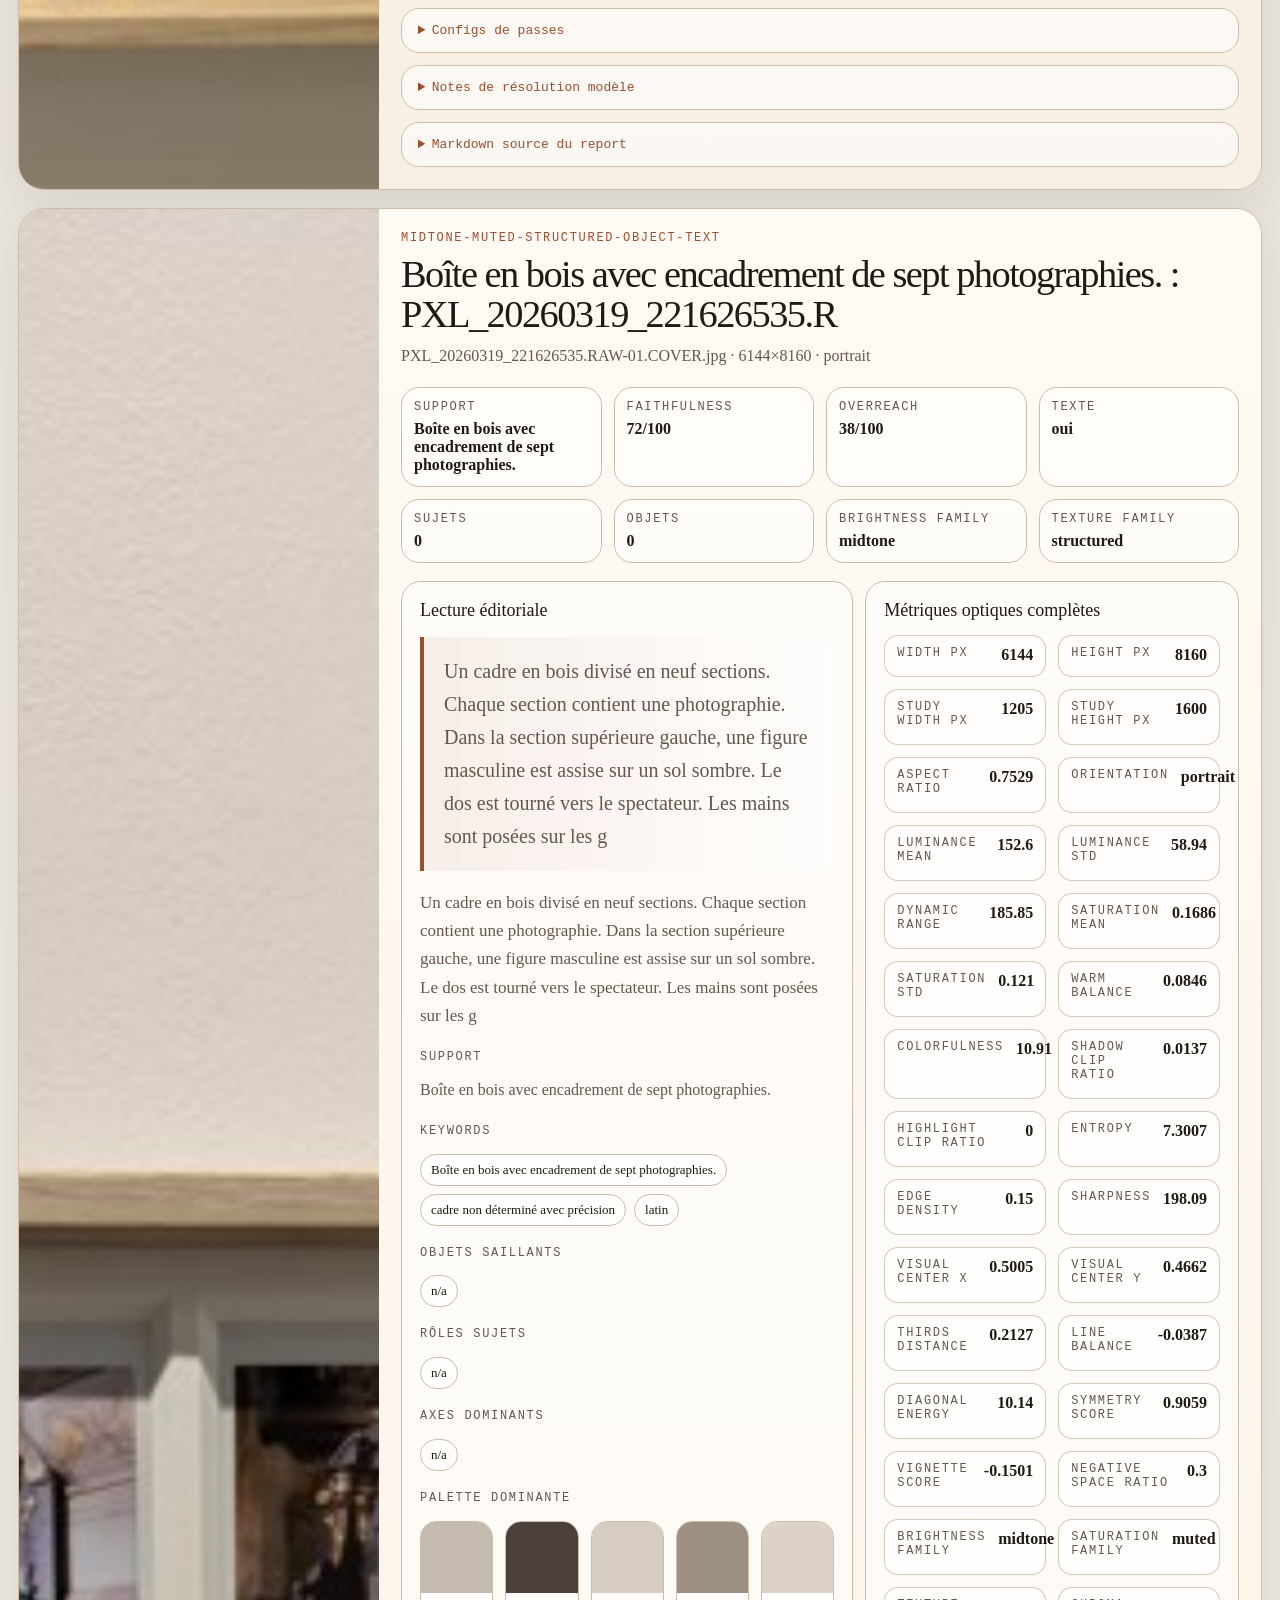
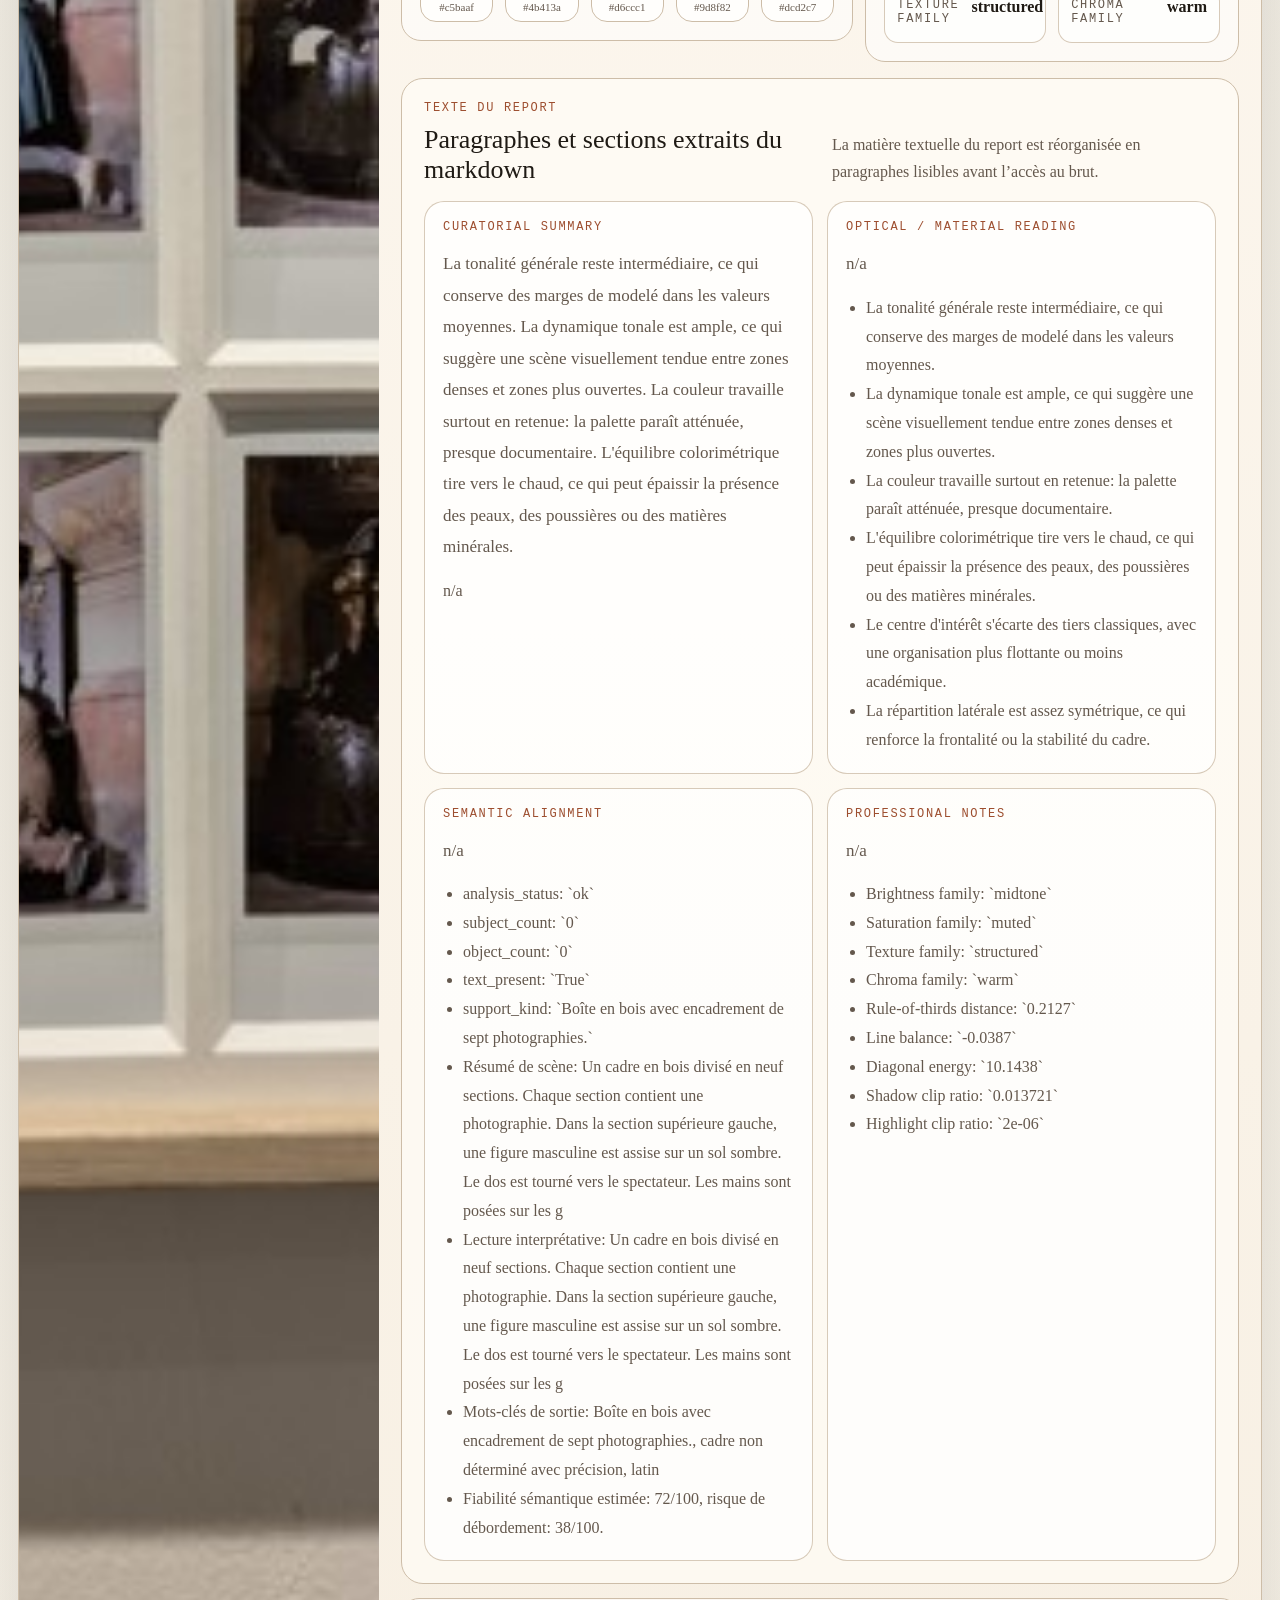
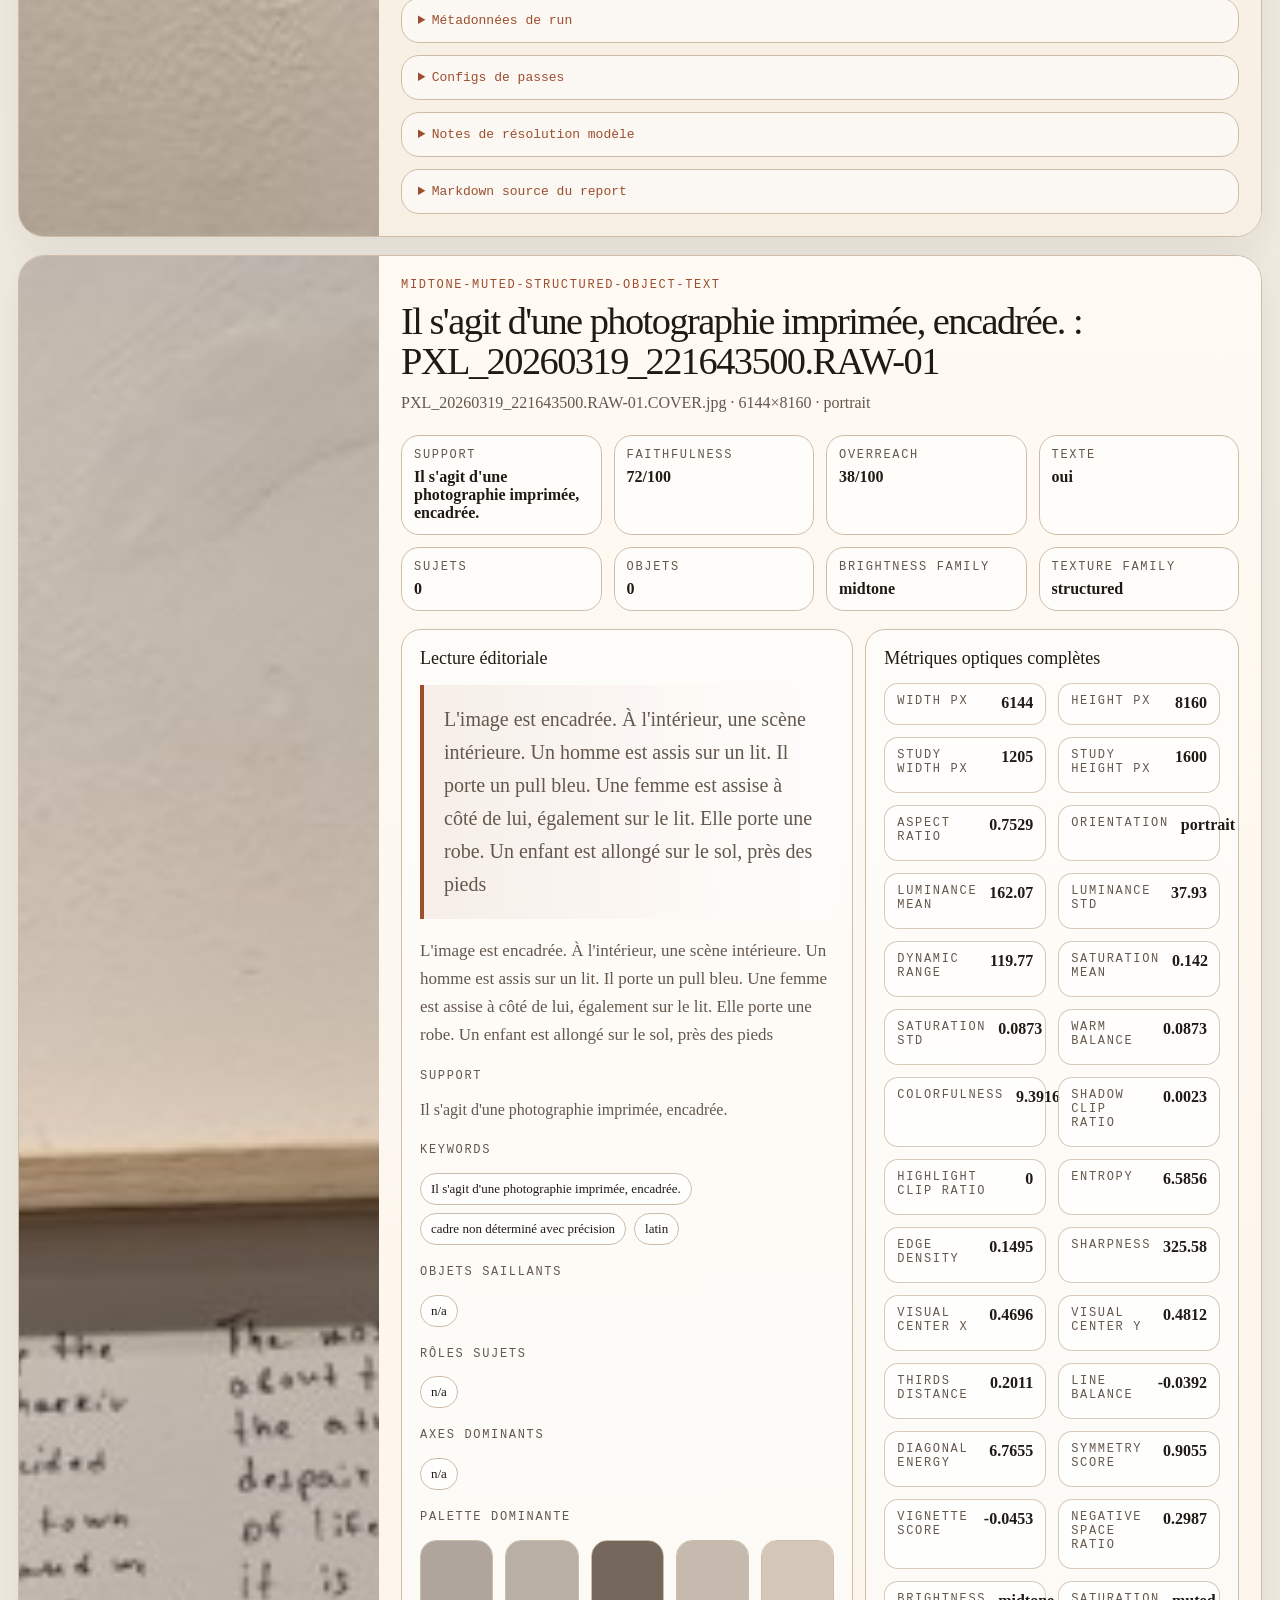
<file: site/index.html>
<!doctype html>
<html lang="fr">
<head>
  <meta charset="utf-8">
  <meta http-equiv="refresh" content="0; url=../">
  <meta name="viewport" content="width=device-width, initial-scale=1">
  <title>Redirection</title>
</head>
<body>
  <p>Cette entrée a été déplacée vers <a href="../">la racine du projet</a>.</p>
</body>
</html>
</file>
<file: assets/style.css>
:root {
  --bg: #ebe5da;
  --bg-alt: #f7f2e8;
  --panel: rgba(255, 251, 245, 0.88);
  --panel-strong: #fffaf3;
  --line: #cdbda8;
  --line-strong: #a89379;
  --ink: #1f1a14;
  --muted: #64584d;
  --accent: #9d4e2f;
  --accent-soft: #d8b08b;
  --accent-cool: #34586d;
  --shadow: 0 18px 48px rgba(31, 26, 20, 0.08);
  --radius: 22px;
}

* {
  box-sizing: border-box;
}

html {
  scroll-behavior: smooth;
}

body {
  margin: 0;
  color: var(--ink);
  font-family: "Iowan Old Style", "Palatino Linotype", "Book Antiqua", Georgia, serif;
  background:
    radial-gradient(circle at top left, rgba(157, 78, 47, 0.12), transparent 28%),
    radial-gradient(circle at 82% 10%, rgba(52, 88, 109, 0.12), transparent 26%),
    linear-gradient(180deg, #f4efe5 0%, #ebe5da 100%);
}

a {
  color: inherit;
}

code,
input,
select,
button,
table {
  font-family: "IBM Plex Mono", "SFMono-Regular", Consolas, monospace;
}

img {
  display: block;
  max-width: 100%;
}

.page-shell {
  width: min(1480px, calc(100vw - 36px));
  margin: 0 auto;
  padding: 28px 0 56px;
}

.hero,
.panel,
.report-card {
  border: 1px solid var(--line);
  background: var(--panel);
  box-shadow: var(--shadow);
  backdrop-filter: blur(10px);
}

.hero {
  display: grid;
  grid-template-columns: minmax(0, 1.5fr) minmax(320px, 0.9fr);
  gap: 22px;
  padding: 28px;
}

.hero-copy h1,
.section-head h2,
.report-head h3 {
  margin: 0;
  font-weight: 500;
  letter-spacing: -0.04em;
}

.hero-copy h1 {
  font-size: clamp(42px, 6vw, 88px);
  line-height: 0.94;
  max-width: 10ch;
}

.hero-text,
.section-intro,
.note,
.copy-block p,
.meta-line,
.raw-report {
  color: var(--muted);
  line-height: 1.65;
}

.hero-side {
  display: grid;
  gap: 18px;
}

.panel {
  padding: 22px;
  border-radius: var(--radius);
}

.hero-nav {
  display: flex;
  flex-wrap: wrap;
  gap: 10px;
  margin-top: 22px;
}

.hero-nav a,
.chip,
.pill {
  border: 1px solid var(--line);
  background: rgba(255, 255, 255, 0.62);
  text-decoration: none;
}

.hero-nav a {
  padding: 10px 14px;
  border-radius: 999px;
}

.eyebrow,
.table-wrap thead,
.metric-key,
.control span,
.stat-label,
.subhead {
  font-family: "IBM Plex Mono", "SFMono-Regular", Consolas, monospace;
  font-size: 12px;
  text-transform: uppercase;
  letter-spacing: 0.14em;
}

.eyebrow,
.subhead {
  color: var(--accent);
  margin: 0 0 10px;
}

.section {
  padding-top: 26px;
}

.section-head {
  display: flex;
  justify-content: space-between;
  align-items: end;
  gap: 18px;
  margin-bottom: 16px;
}

.section-head h2 {
  font-size: clamp(32px, 4vw, 54px);
}

.section-head p {
  margin: 0;
  max-width: 62ch;
}

.stats-grid,
.overview-grid,
.figure-grid,
.chips,
.metrics-grid,
.detail-grid,
.palette {
  display: grid;
  gap: 12px;
}

.stats-grid {
  grid-template-columns: repeat(2, minmax(0, 1fr));
}

.stat-card {
  padding: 16px;
  border: 1px solid var(--line);
  border-radius: 18px;
  background: rgba(255, 255, 255, 0.7);
}

.stat-label {
  color: var(--muted);
  display: block;
}

.stat-value {
  display: block;
  margin-top: 8px;
  font-size: clamp(24px, 4vw, 38px);
}

.overview-grid {
  grid-template-columns: repeat(2, minmax(0, 1fr));
}

.span-2 {
  grid-column: span 2;
}

.list,
.dense-list {
  list-style: none;
  margin: 12px 0 0;
  padding: 0;
}

.list li,
.dense-list li {
  display: flex;
  justify-content: space-between;
  gap: 14px;
  padding: 10px 0;
  border-bottom: 1px solid rgba(205, 189, 168, 0.6);
}

.dense-list li {
  align-items: baseline;
}

.list strong,
.dense-list strong {
  text-align: right;
}

.figure-grid {
  grid-template-columns: repeat(4, minmax(0, 1fr));
}

.figure-card {
  padding: 14px;
  border-radius: var(--radius);
  border: 1px solid var(--line);
  background: rgba(255, 255, 255, 0.62);
}

.figure-frame {
  overflow: hidden;
  border-radius: 18px;
  border: 1px solid var(--line);
  background: #fff;
  aspect-ratio: 16 / 10;
}

.figure-card h3 {
  margin: 12px 0 0;
  font-size: 18px;
  font-weight: 500;
}

.table-panel {
  padding: 0;
  overflow: hidden;
}

.table-wrap {
  overflow: auto;
}

table {
  width: 100%;
  border-collapse: collapse;
  min-width: 1200px;
}

thead th {
  position: sticky;
  top: 0;
  background: #efe5d6;
  color: var(--accent);
  z-index: 1;
}

th,
td {
  padding: 12px 14px;
  border-bottom: 1px solid rgba(205, 189, 168, 0.75);
  text-align: left;
  vertical-align: top;
}

tbody tr:nth-child(odd) {
  background: rgba(255, 255, 255, 0.4);
}

.controls-panel {
  display: grid;
  grid-template-columns: repeat(3, minmax(0, 1fr));
  gap: 12px;
}

.control {
  display: grid;
  gap: 8px;
}

.control input,
.control select {
  width: 100%;
  border-radius: 14px;
  border: 1px solid var(--line);
  background: rgba(255, 255, 255, 0.9);
  color: var(--ink);
  padding: 12px 14px;
  font-size: 14px;
}

.report-list {
  display: grid;
  gap: 18px;
  margin-top: 18px;
}

.report-card {
  display: grid;
  grid-template-columns: minmax(240px, 360px) minmax(0, 1fr);
  gap: 0;
  overflow: hidden;
  border-radius: 26px;
}

.report-visual {
  position: relative;
  min-height: 100%;
  background:
    linear-gradient(180deg, rgba(31, 26, 20, 0.04), rgba(31, 26, 20, 0.18)),
    #d8cbba;
}

.report-visual img {
  width: 100%;
  height: 100%;
  object-fit: cover;
}

.report-body {
  padding: 22px;
  background: linear-gradient(180deg, rgba(255, 250, 243, 0.92), rgba(247, 239, 226, 0.92));
}

.report-head {
  display: flex;
  justify-content: space-between;
  gap: 16px;
  align-items: start;
}

.report-head h3 {
  font-size: clamp(26px, 3vw, 42px);
  line-height: 1.04;
}

.meta-line {
  margin: 8px 0 0;
}

.chips {
  grid-template-columns: repeat(4, minmax(0, 1fr));
  margin: 18px 0;
}

.chip {
  display: block;
  border-radius: 18px;
  padding: 12px;
}

.metric-key {
  color: var(--muted);
  display: block;
  margin-bottom: 6px;
}

.chip strong {
  display: block;
  font-size: 16px;
  font-weight: 600;
}

.detail-grid {
  grid-template-columns: 1.15fr 0.95fr;
  align-items: start;
}

.copy-block,
.metric-panel {
  border: 1px solid var(--line);
  border-radius: 20px;
  padding: 18px;
  background: rgba(255, 255, 255, 0.55);
}

.copy-block h4,
.metric-panel h4,
.figure-card h3 {
  font-weight: 500;
}

.copy-block h4,
.metric-panel h4 {
  margin: 0;
  font-size: 18px;
}

.copy-block p:last-child {
  margin-bottom: 0;
}

.narrative-quote {
  margin: 16px 0 18px;
  padding: 18px 20px;
  border-left: 4px solid var(--accent);
  border-radius: 0 18px 18px 0;
  background: linear-gradient(90deg, rgba(157, 78, 47, 0.08), rgba(255, 255, 255, 0.6));
}

.lead-paragraph,
.narrative-paragraph,
.narrative-muted {
  margin: 0 0 14px;
  color: var(--muted);
}

.lead-paragraph {
  font-size: 20px;
  line-height: 1.8;
  color: var(--ink);
}

.narrative-paragraph {
  font-size: 17px;
  line-height: 1.85;
  max-width: 70ch;
}

.narrative-muted {
  line-height: 1.7;
}

.narrative-label {
  margin: 18px 0 10px;
  font-family: "IBM Plex Mono", "SFMono-Regular", Consolas, monospace;
  font-size: 12px;
  text-transform: uppercase;
  letter-spacing: 0.14em;
  color: var(--accent);
}

.narrative-meta {
  margin-top: 18px;
}

.report-text-panel {
  margin-top: 16px;
  padding: 22px;
  border: 1px solid var(--line);
  border-radius: 22px;
  background: rgba(255, 252, 247, 0.7);
}

.report-text-head {
  display: flex;
  justify-content: space-between;
  gap: 18px;
  align-items: end;
  margin-bottom: 16px;
}

.report-text-head h4 {
  margin: 0;
  font-size: 26px;
  font-weight: 500;
}

.report-text-note {
  margin: 0;
  max-width: 48ch;
  color: var(--muted);
  line-height: 1.7;
}

.narrative-grid {
  display: grid;
  grid-template-columns: repeat(2, minmax(0, 1fr));
  gap: 14px;
}

.narrative-section {
  padding: 18px;
  border: 1px solid rgba(205, 189, 168, 0.8);
  border-radius: 20px;
  background: rgba(255, 255, 255, 0.72);
}

.narrative-section .subhead {
  margin-bottom: 14px;
}

.narrative-list {
  margin: 0;
  padding-left: 20px;
  color: var(--muted);
  line-height: 1.8;
}

.pill-row {
  display: flex;
  flex-wrap: wrap;
  gap: 8px;
  margin-top: 12px;
}

.pill {
  border-radius: 999px;
  padding: 7px 10px;
  font-size: 13px;
}

.palette {
  grid-template-columns: repeat(5, minmax(0, 1fr));
  margin-top: 12px;
}

.swatch {
  border-radius: 16px;
  overflow: hidden;
  border: 1px solid var(--line);
  background: rgba(255, 255, 255, 0.65);
}

.swatch-color {
  aspect-ratio: 1 / 1;
}

.swatch-label {
  display: block;
  padding: 8px;
  text-align: center;
  font-size: 11px;
  color: var(--muted);
}

.metrics-grid {
  grid-template-columns: repeat(2, minmax(0, 1fr));
  margin-top: 14px;
}

.metric-item {
  display: flex;
  justify-content: space-between;
  gap: 12px;
  padding: 10px 12px;
  border-radius: 14px;
  border: 1px solid rgba(205, 189, 168, 0.8);
  background: rgba(255, 255, 255, 0.72);
}

.metric-item strong {
  text-align: right;
}

.details-stack {
  display: grid;
  gap: 12px;
  margin-top: 14px;
}

details {
  border: 1px solid var(--line);
  border-radius: 18px;
  padding: 14px 16px;
  background: rgba(255, 255, 255, 0.58);
}

summary {
  cursor: pointer;
  font-family: "IBM Plex Mono", "SFMono-Regular", Consolas, monospace;
  font-size: 13px;
  color: var(--accent);
}

.raw-report {
  white-space: pre-wrap;
  font-size: 14px;
  margin: 14px 0 0;
}

.empty-state {
  padding: 24px;
  text-align: center;
  border: 1px dashed var(--line-strong);
  border-radius: 20px;
  color: var(--muted);
}

@media (max-width: 1220px) {
  .hero,
  .report-card,
  .detail-grid {
    grid-template-columns: 1fr;
  }

  .figure-grid,
  .narrative-grid {
    grid-template-columns: repeat(2, minmax(0, 1fr));
  }
}

@media (max-width: 900px) {
  .overview-grid,
  .controls-panel,
  .narrative-grid,
  .chips,
  .metrics-grid,
  .stats-grid {
    grid-template-columns: 1fr;
  }

  .span-2 {
    grid-column: auto;
  }
}

@media (max-width: 720px) {
  .page-shell {
    width: min(100vw - 20px, 1480px);
    padding-top: 12px;
  }

  .hero,
  .panel,
  .report-body,
  .report-text-panel {
    padding: 18px;
  }

  .figure-grid,
  .palette {
    grid-template-columns: 1fr;
  }

  .report-text-head {
    grid-template-columns: 1fr;
    display: grid;
    align-items: start;
  }
}
</file>
